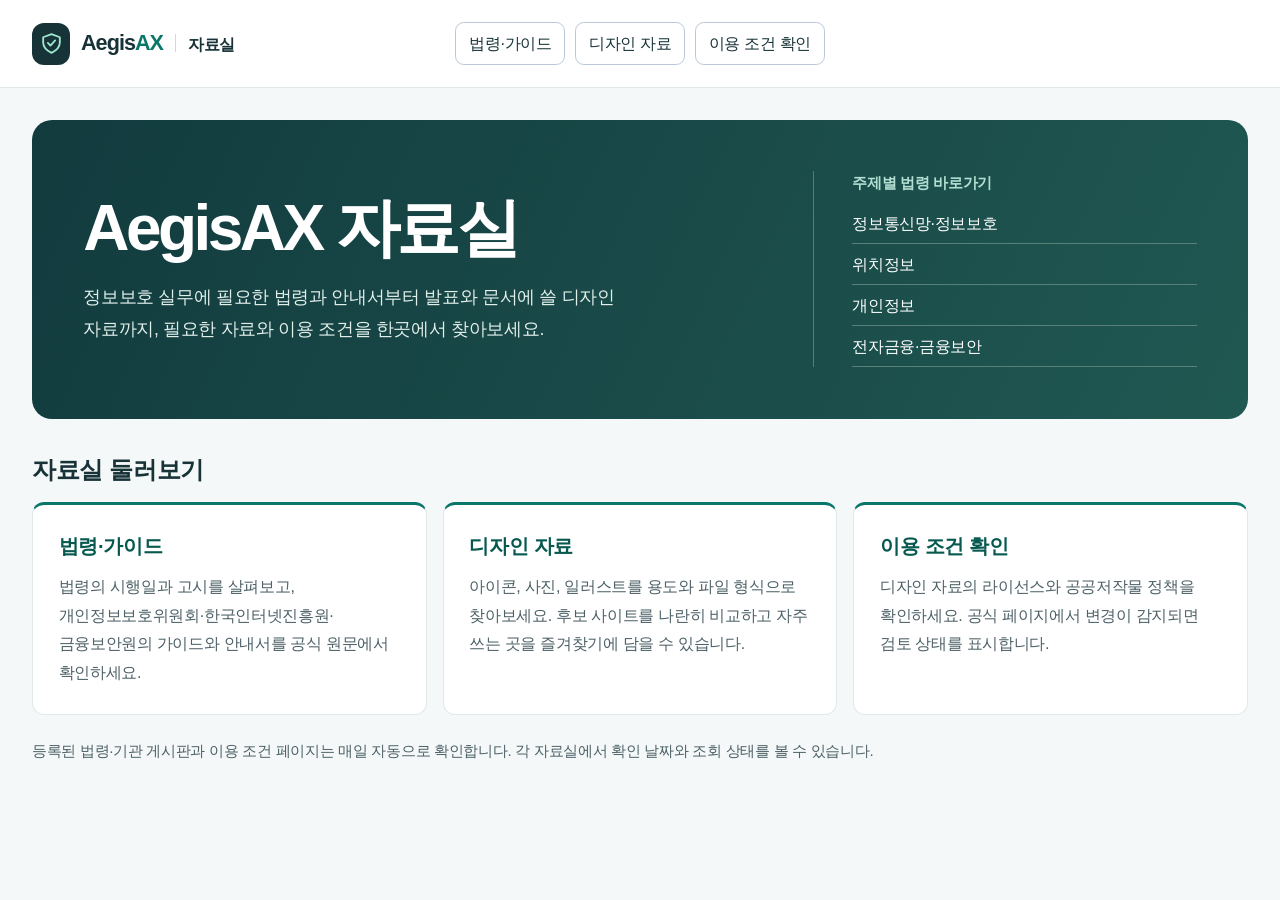
<file: index.html>
<!doctype html>
<html lang="ko">
<head>
  <meta charset="utf-8">
  <meta property="og:type" content="website">
  <meta property="og:locale" content="ko_KR">
  <meta property="og:site_name" content="AegisAX 자료실">
  <meta property="og:url" content="https://res.aegisax.com/">
  <meta property="og:title" content="AegisAX 자료실">
  <meta property="og:description" content="정보보호 법령과 기관 가이드, 디자인 자료 및 이용 조건을 한곳에서 찾아보세요.">
  <meta property="og:image" content="https://res.aegisax.com/share/home-v1.png?v=2">
  <meta property="og:image:type" content="image/png">
  <meta property="og:image:width" content="1200">
  <meta property="og:image:height" content="630">
  <meta property="og:image:alt" content="AegisAX 자료실 공유 카드">
  <meta name="twitter:card" content="summary_large_image">
  <meta name="twitter:image" content="https://res.aegisax.com/share/home-v1.png?v=2">
  <meta name="viewport" content="width=device-width, initial-scale=1">
  <title>AegisAX 자료실 · 법령, 디자인 자료와 이용 조건</title>
  <meta name="description" content="정보보호 관련 법령과 기관 안내서, 디자인 자료와 이용 조건을 한곳에서 찾아보세요.">
  <link rel="icon" href="favicon.svg">
  <link rel="stylesheet" href="styles.css">
  <link rel="stylesheet" href="compliance.css?v=2">
  <link rel="stylesheet" href="home.css">
  <script>
    if (["#guide", "#resources"].includes(location.hash)) {
      location.replace("design.html" + location.search + location.hash);
    }
  </script>
</head>
<body>
  <a class="skip-link" href="#intro">본문으로 건너뛰기</a>
  <header class="topbar">
    <a class="brand" href="./" aria-label="AegisAX 자료실 홈">
      <span class="brand-mark" aria-hidden="true"><svg viewBox="0 0 24 24"><path d="m12 3 8 3v5c0 5-4 8-8 10-4-2-8-5-8-10V6z"/><path d="m8.5 11.5 2.5 2.5 4.5-5"/></svg></span>
      <span>Aegis<span class="brand-accent">AX</span><span class="brand-divider"></span><span class="brand-sub">자료실</span></span>
    </a>
    <nav class="portal-nav" aria-label="자료실 메뉴">
      <a href="compliance.html">법령·가이드</a>
      <a href="design.html">디자인 자료</a>
      <a href="licenses.html">이용 조건 확인</a>
    </nav>
  </header>
  <main id="intro" class="page-shell home">
    <section class="home-intro" aria-labelledby="home-title">
      <div>
        <h1 id="home-title">AegisAX 자료실</h1>
        <p>정보보호 실무에 필요한 법령과 안내서부터 발표와 문서에 쓸 디자인 자료까지, 필요한 자료와 이용 조건을 한곳에서 찾아보세요.</p>
      </div>
      <section class="home-topics" aria-labelledby="topics-title">
        <h2 id="topics-title">주제별 법령 바로가기</h2>
        <a href="compliance.html#network">정보통신망·정보보호</a>
        <a href="compliance.html#location">위치정보</a>
        <a href="compliance.html#privacy">개인정보</a>
        <a href="compliance.html#finance">전자금융·금융보안</a>
      </section>
    </section>
    <section aria-labelledby="directory-title">
      <h2 id="directory-title">자료실 둘러보기</h2>
      <div class="home-directory">
        <a href="compliance.html">
          <h3>법령·가이드</h3>
          <p>법령의 시행일과 고시를 살펴보고, 개인정보보호위원회·한국인터넷진흥원·금융보안원의 가이드와 안내서를 공식 원문에서 확인하세요.</p>
        </a>
        <a href="design.html">
          <h3>디자인 자료</h3>
          <p>아이콘, 사진, 일러스트를 용도와 파일 형식으로 찾아보세요. 후보 사이트를 나란히 비교하고 자주 쓰는 곳을 즐겨찾기에 담을 수 있습니다.</p>
        </a>
        <a href="licenses.html">
          <h3>이용 조건 확인</h3>
          <p>디자인 자료의 라이선스와 공공저작물 정책을 확인하세요. 공식 페이지에서 변경이 감지되면 검토 상태를 표시합니다.</p>
        </a>
      </div>
    </section>
    <p class="home-update">등록된 법령·기관 게시판과 이용 조건 페이지는 매일 자동으로 확인합니다. 각 자료실에서 확인 날짜와 조회 상태를 볼 수 있습니다.</p>
  </main>
</body>
</html>
</file>
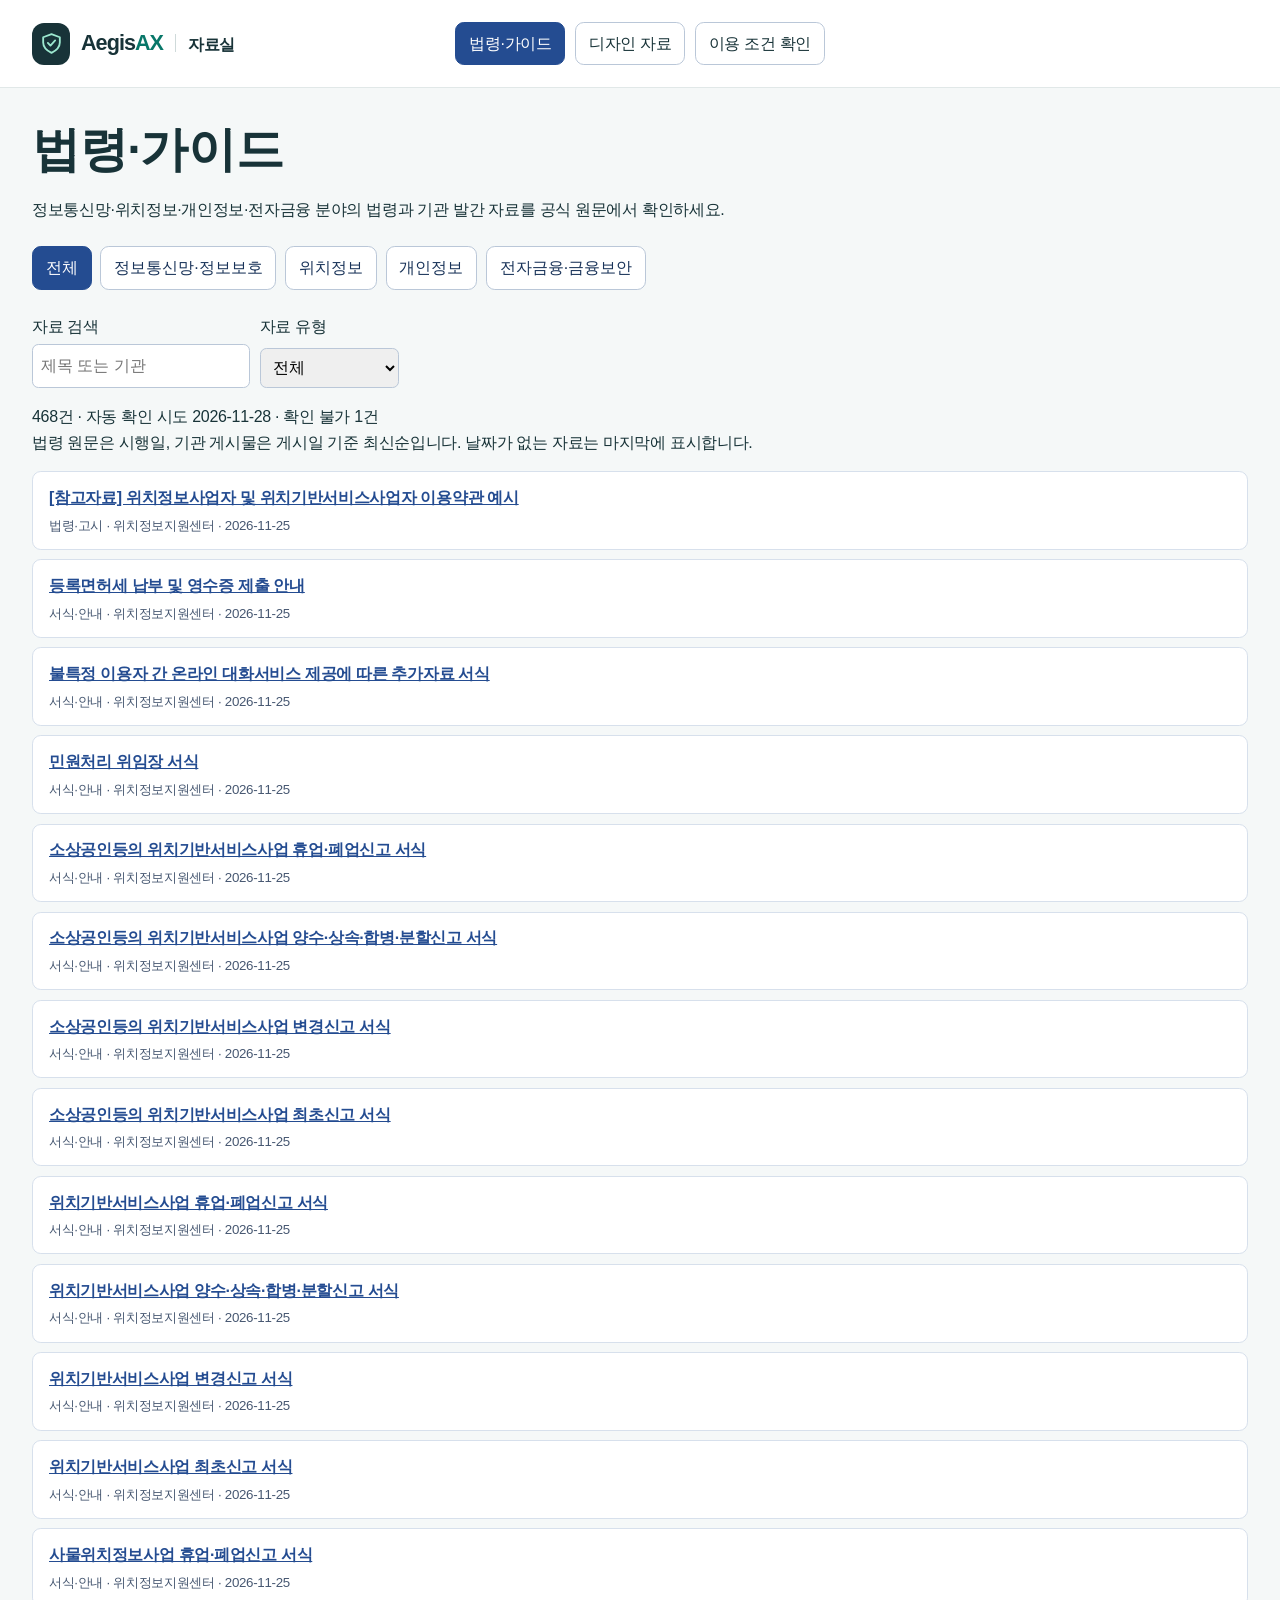
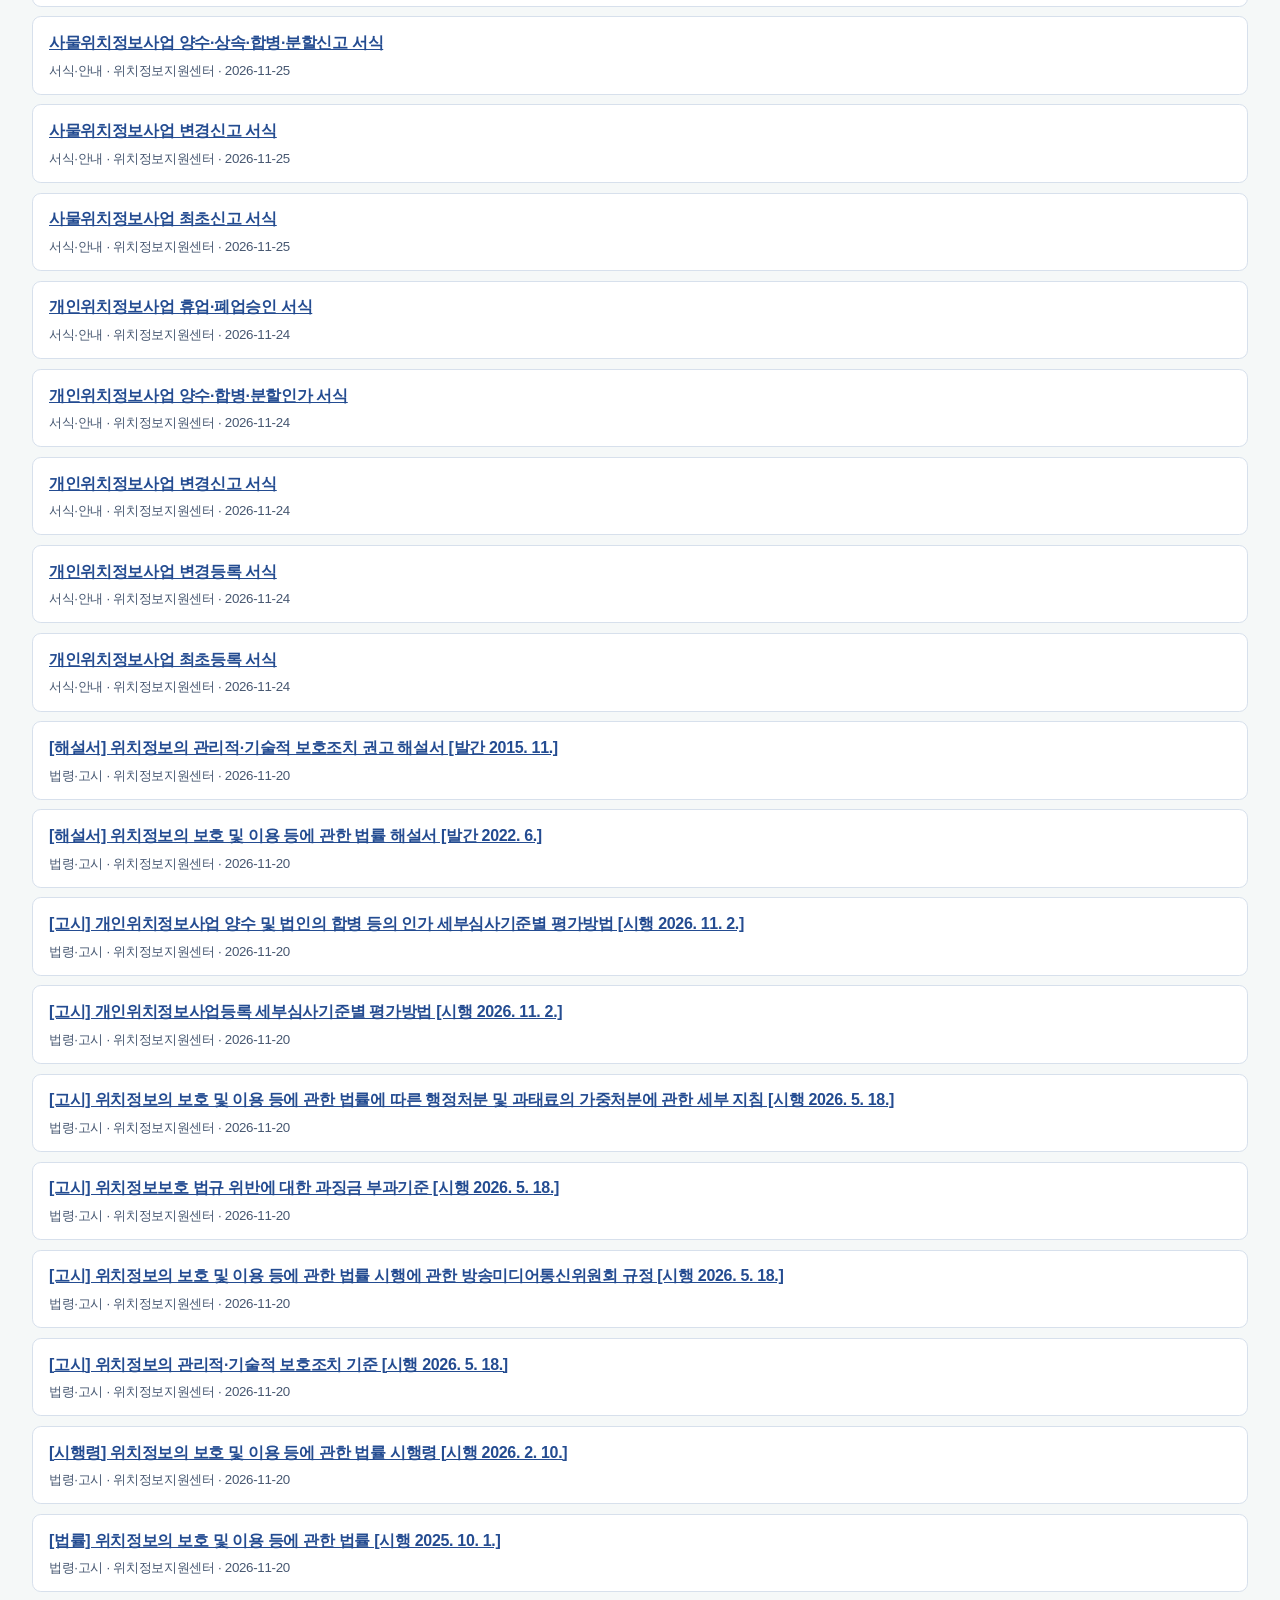
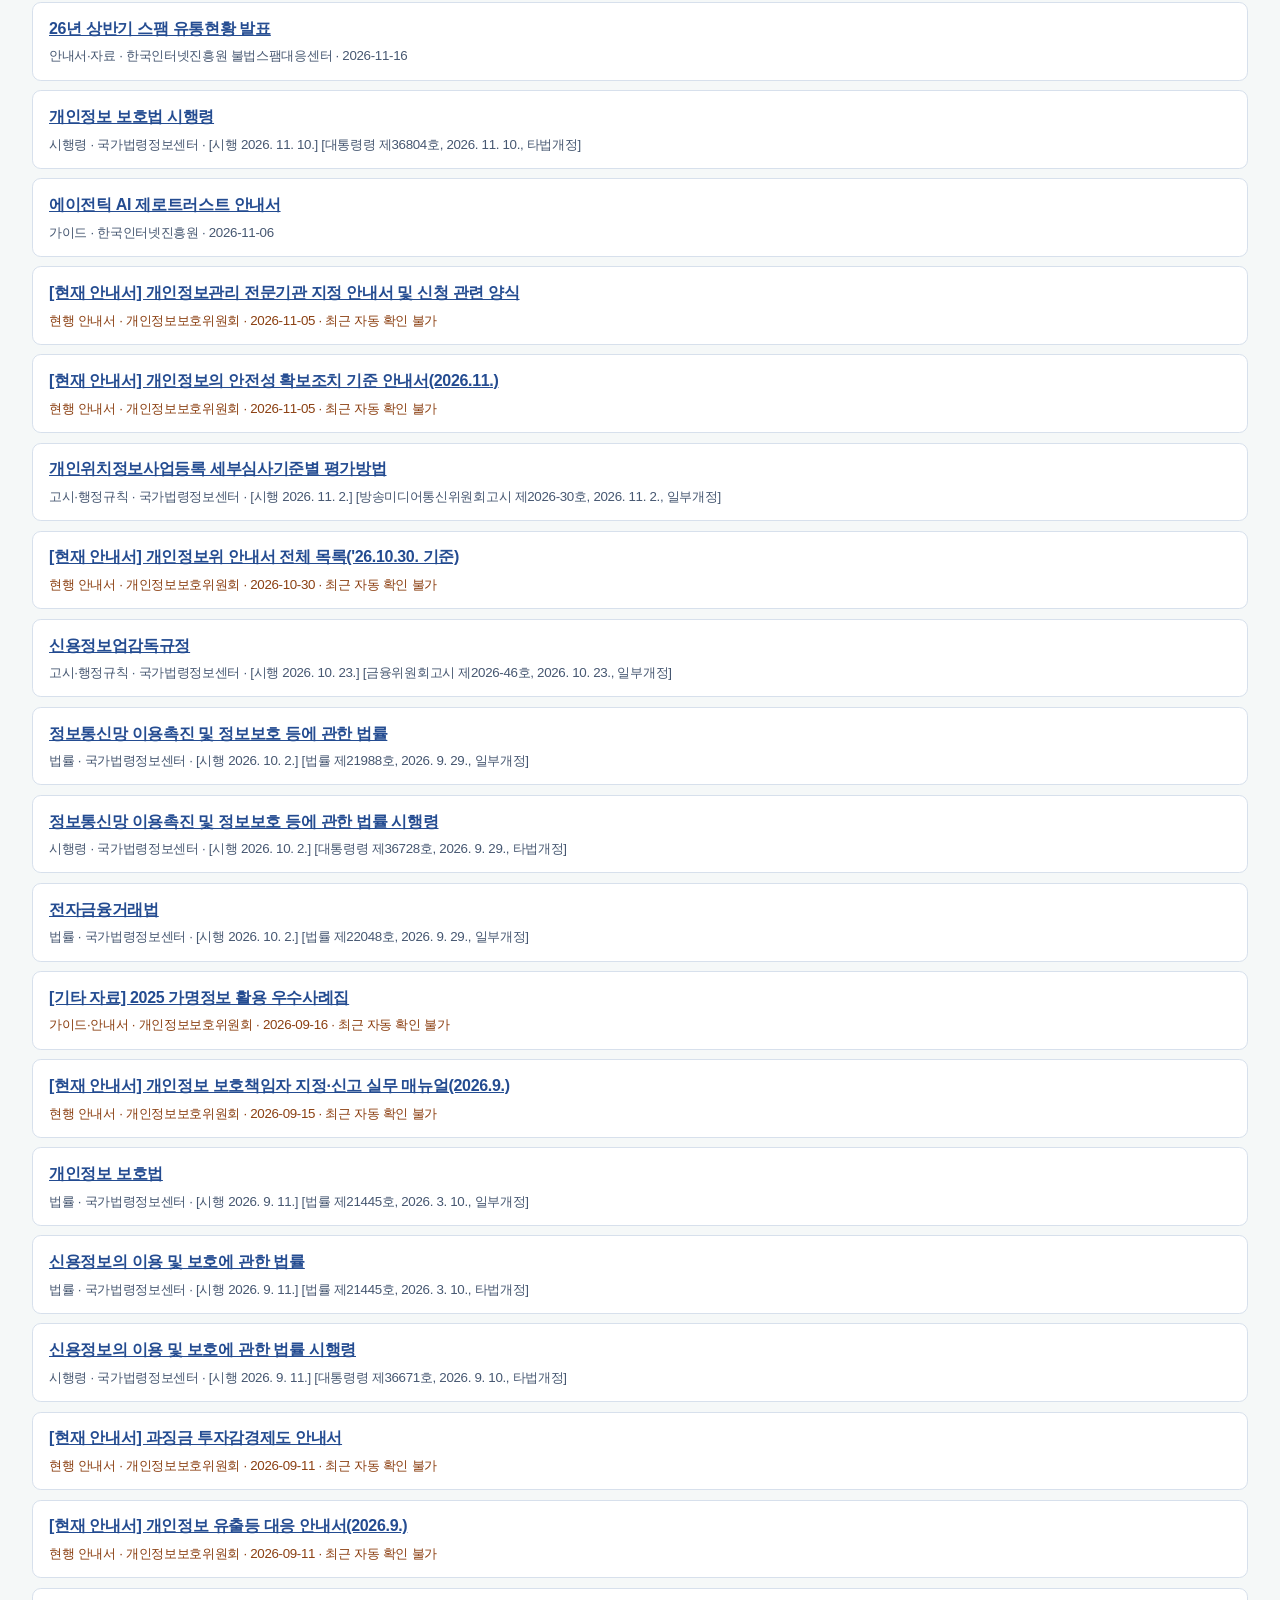
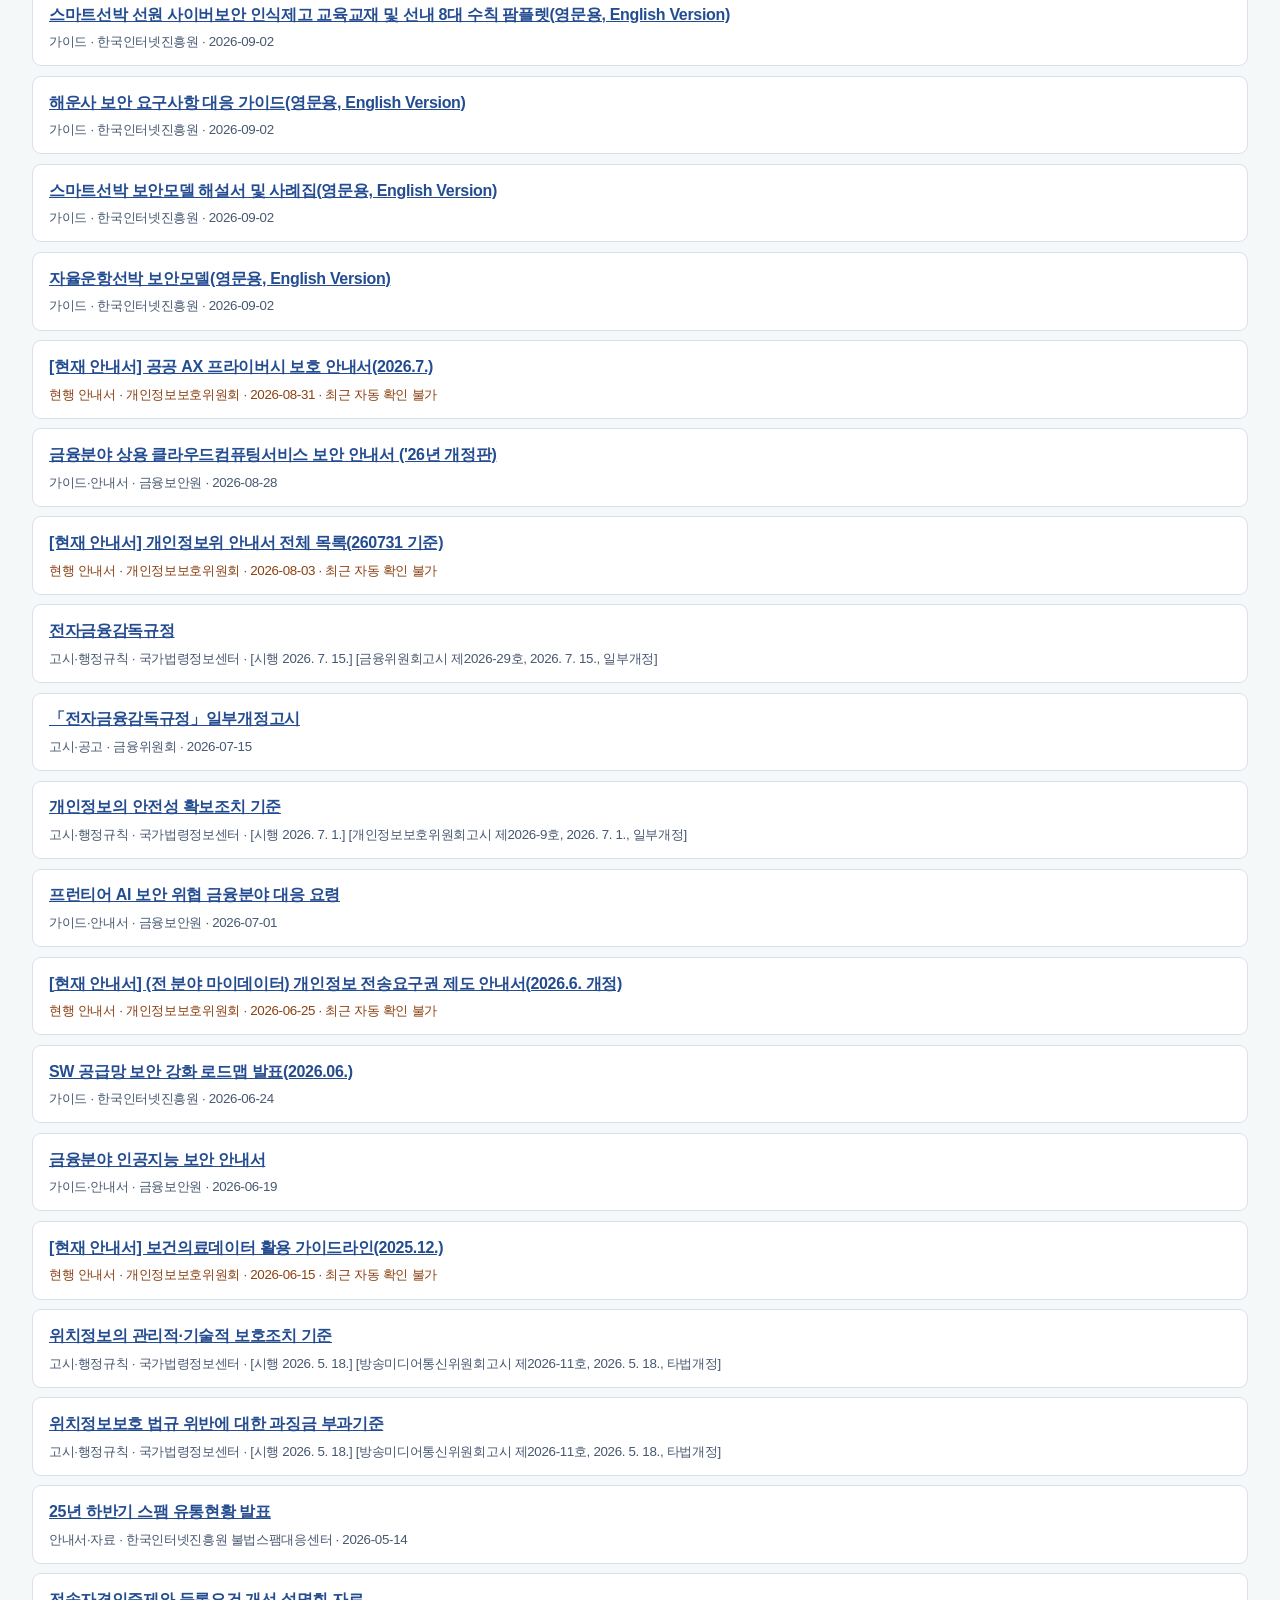
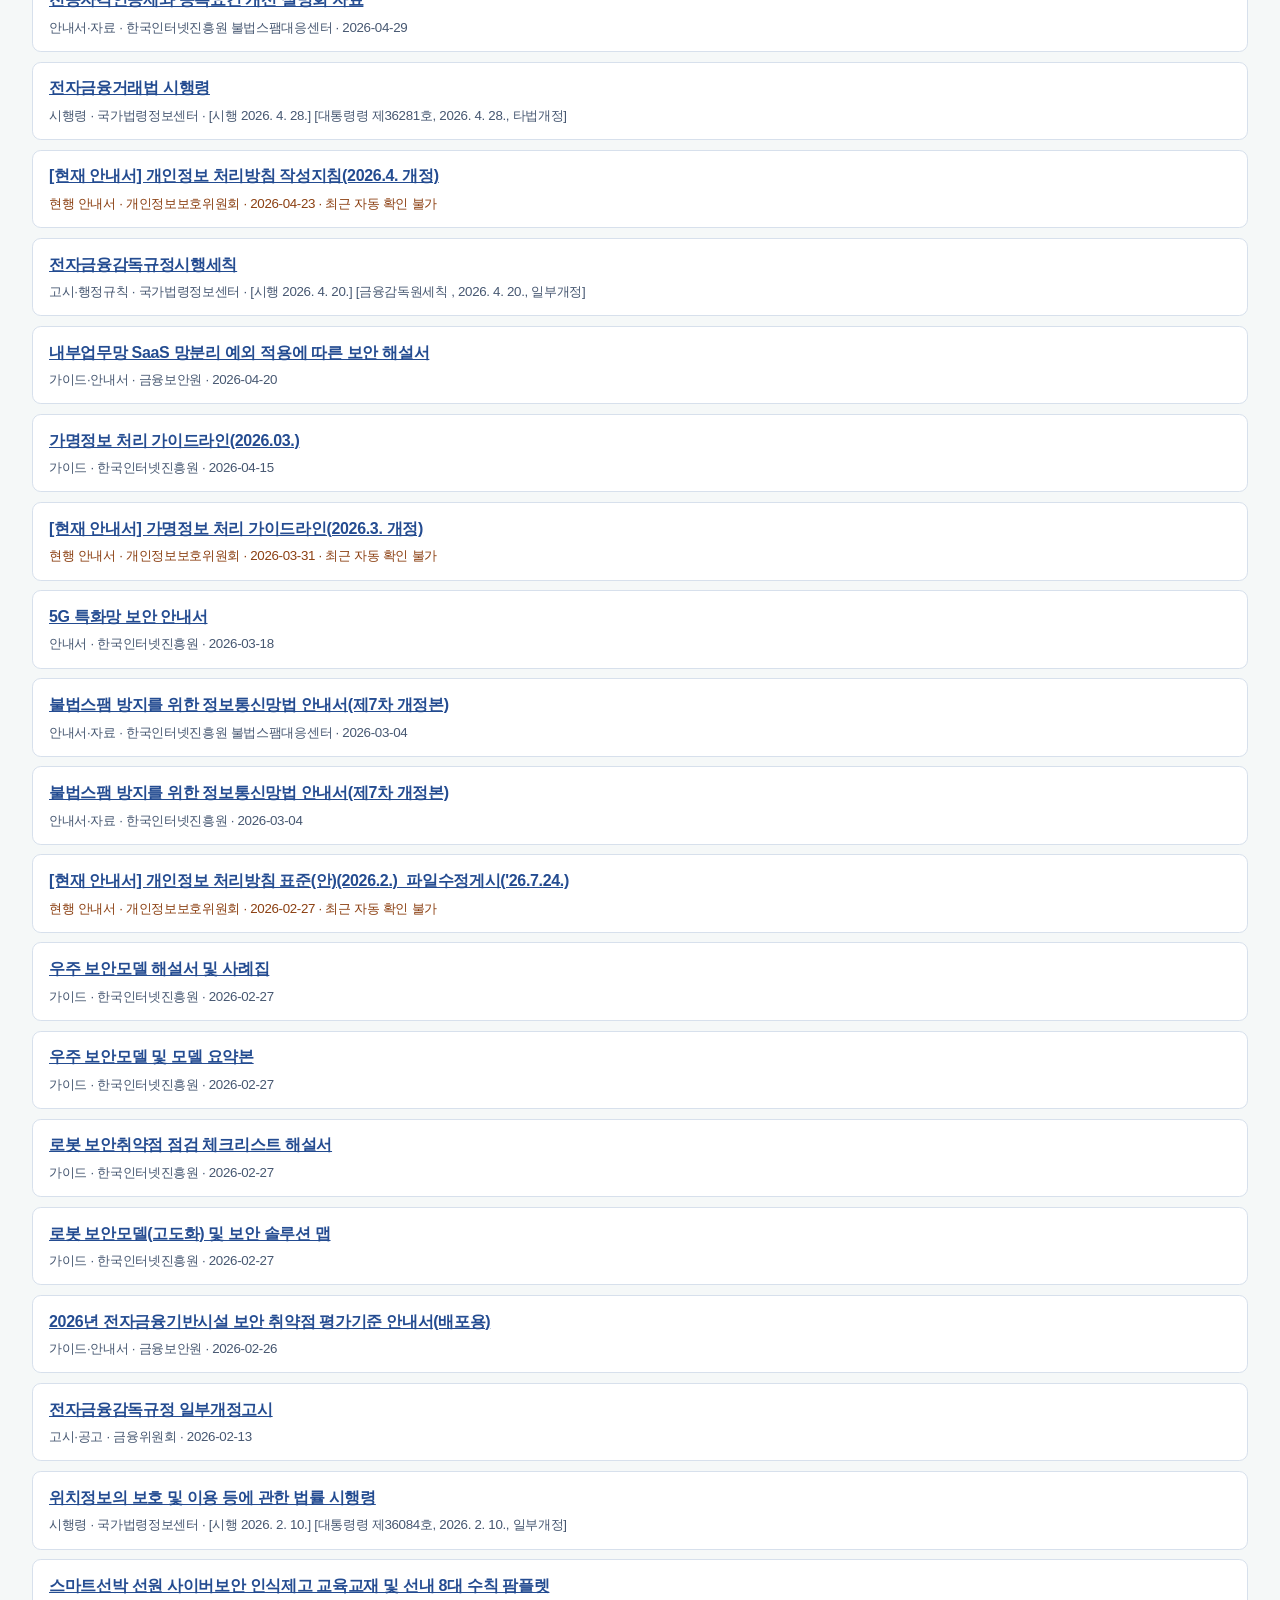
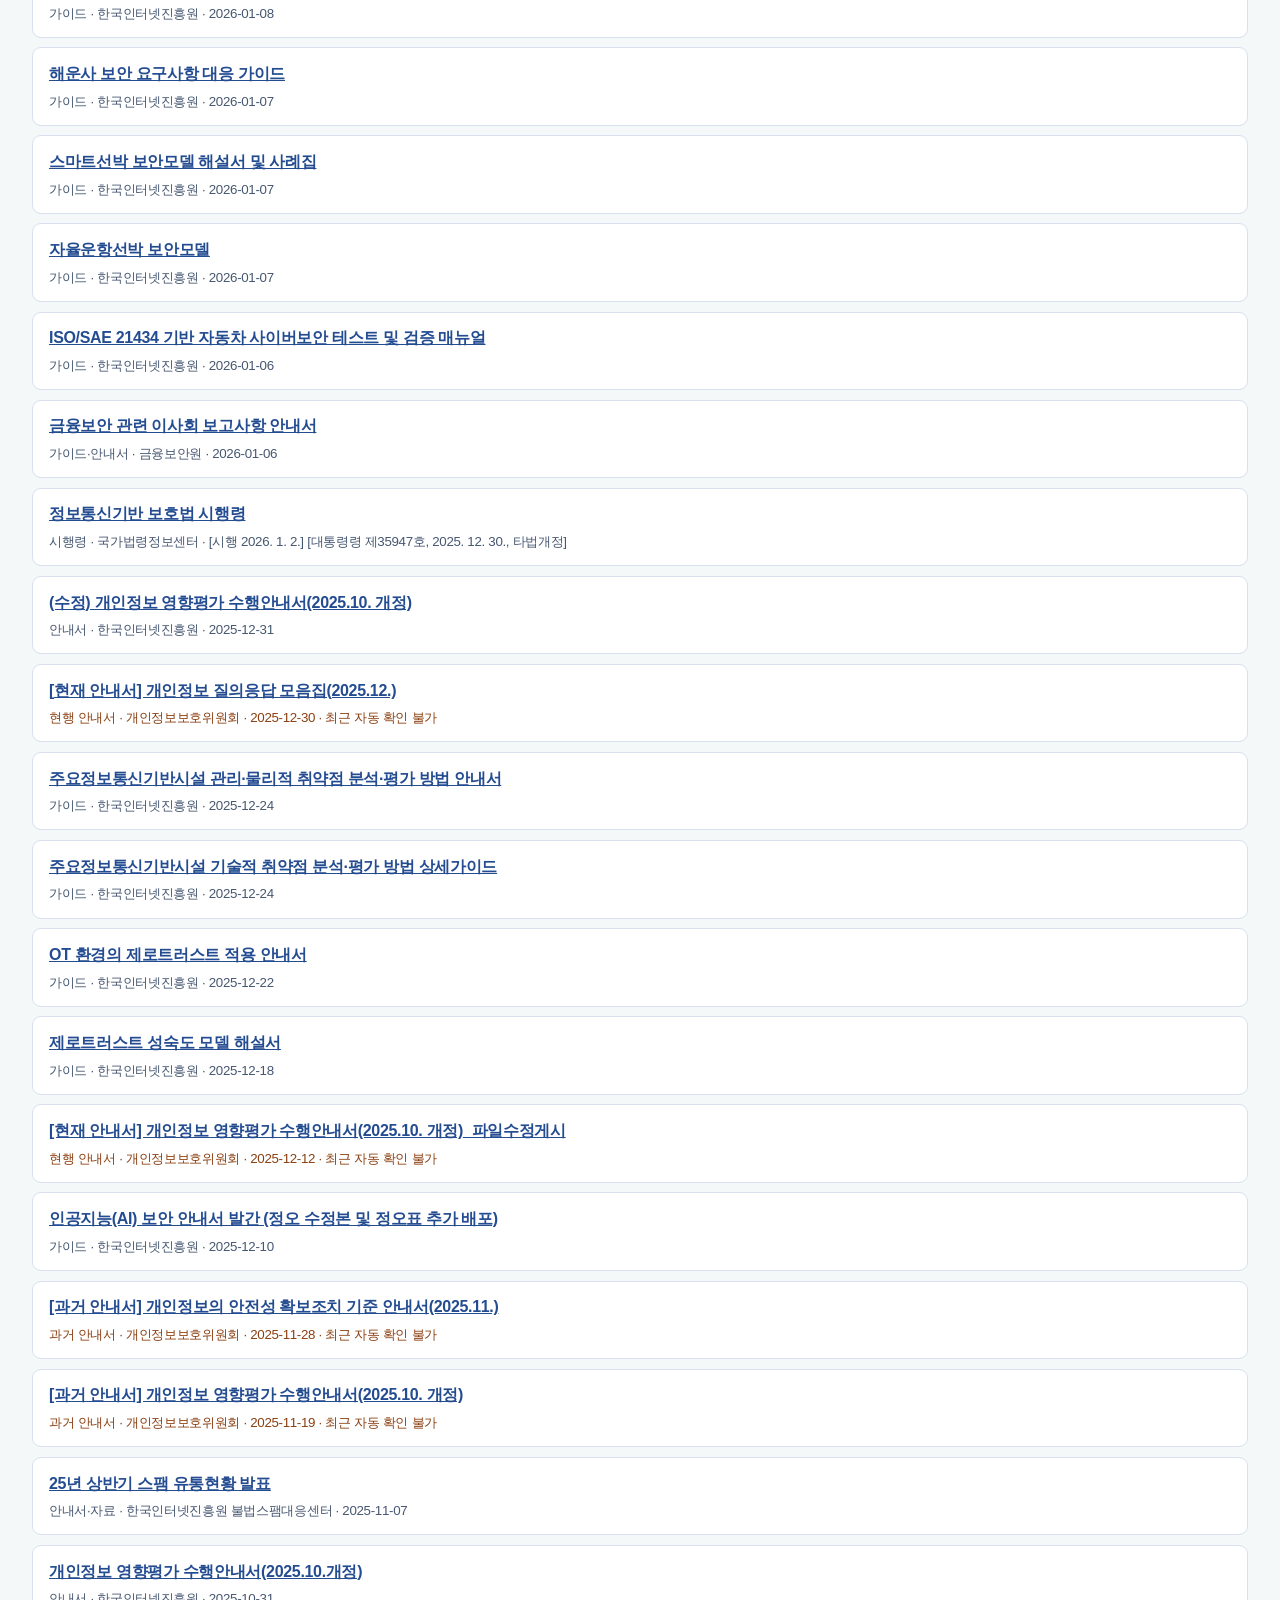
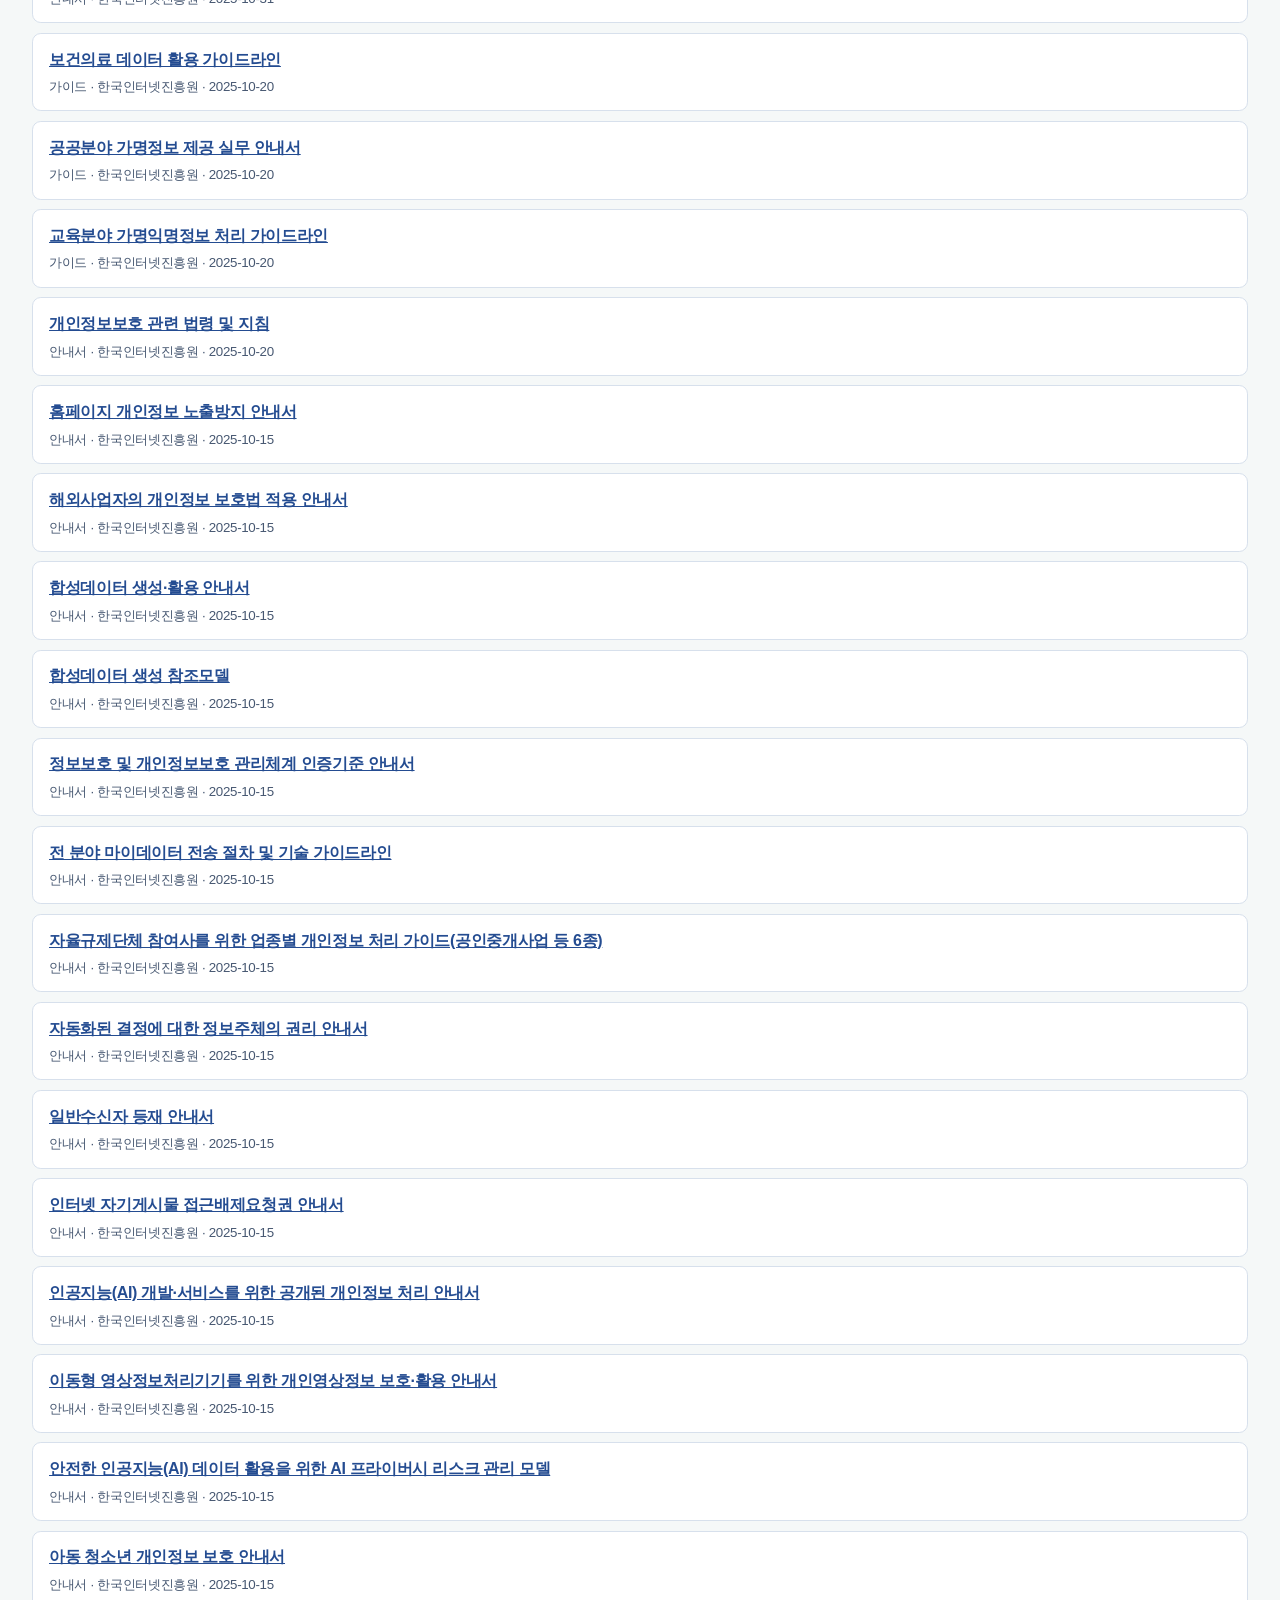
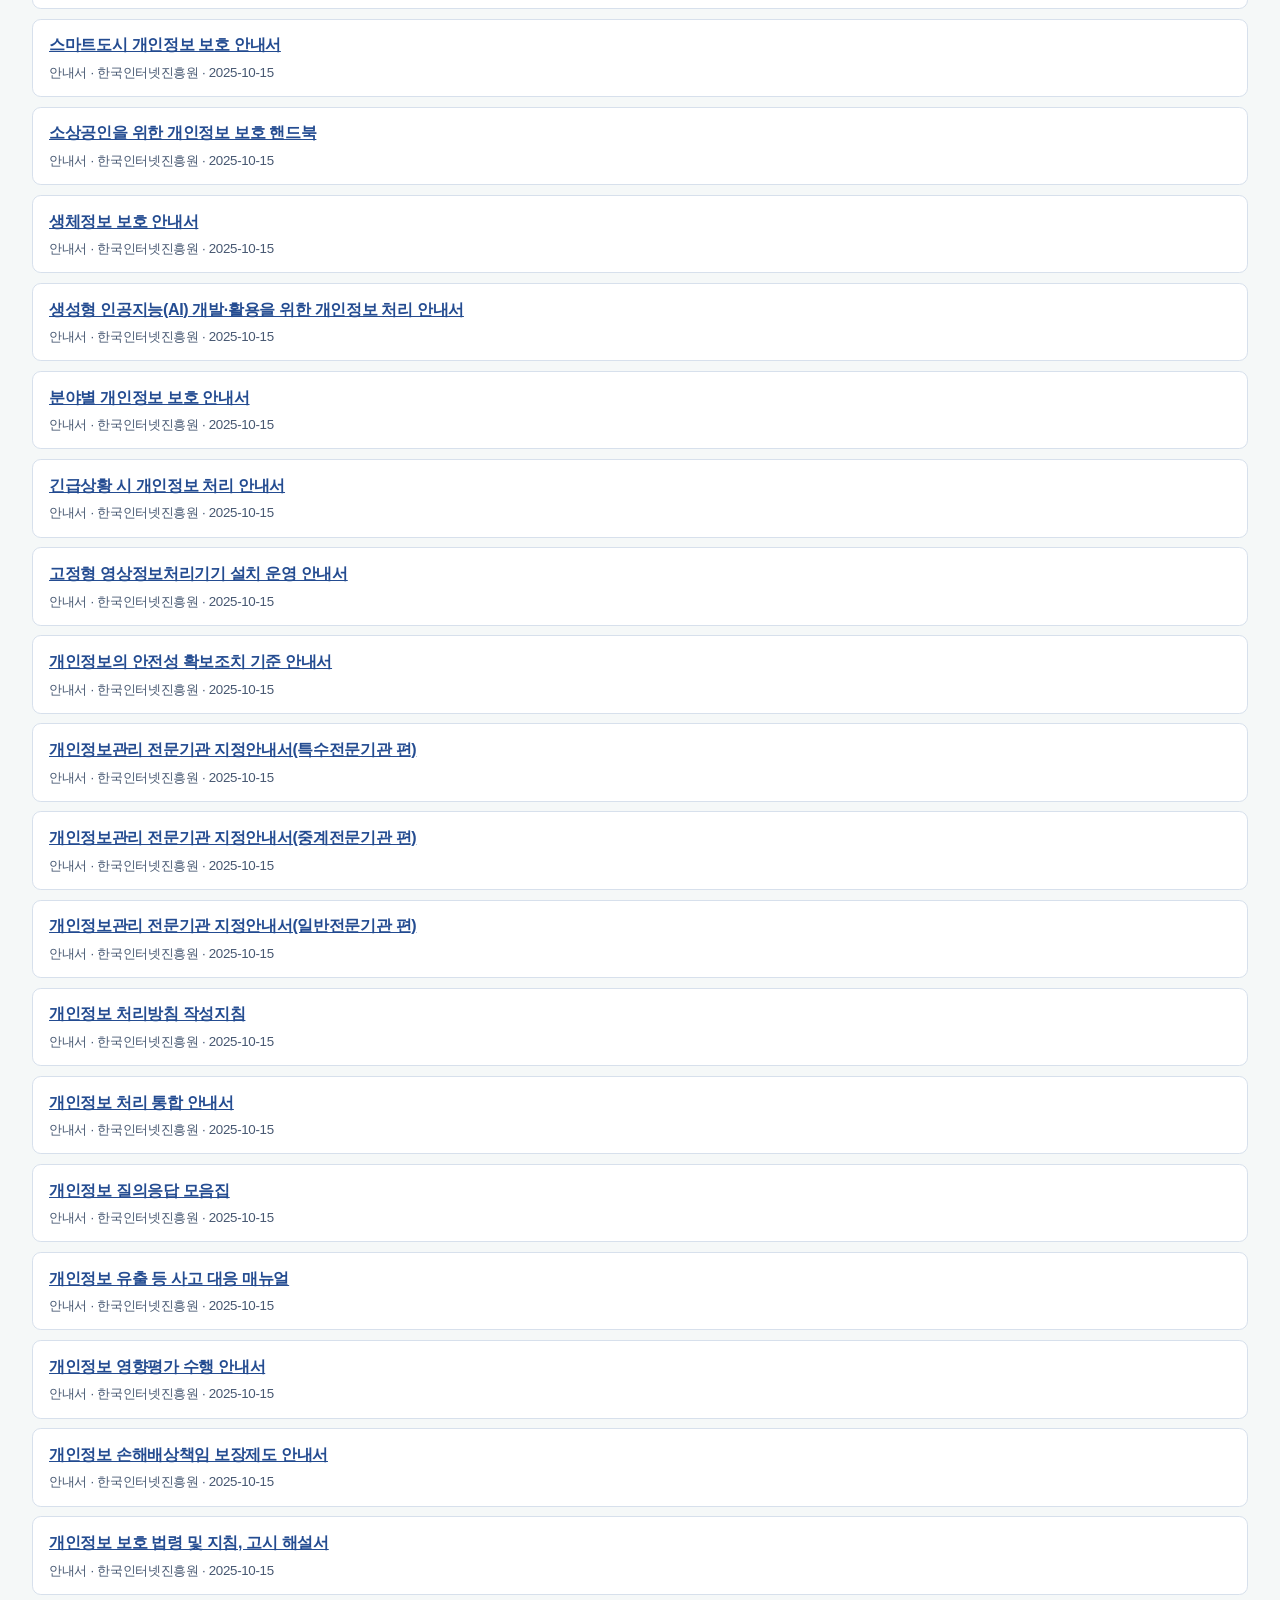
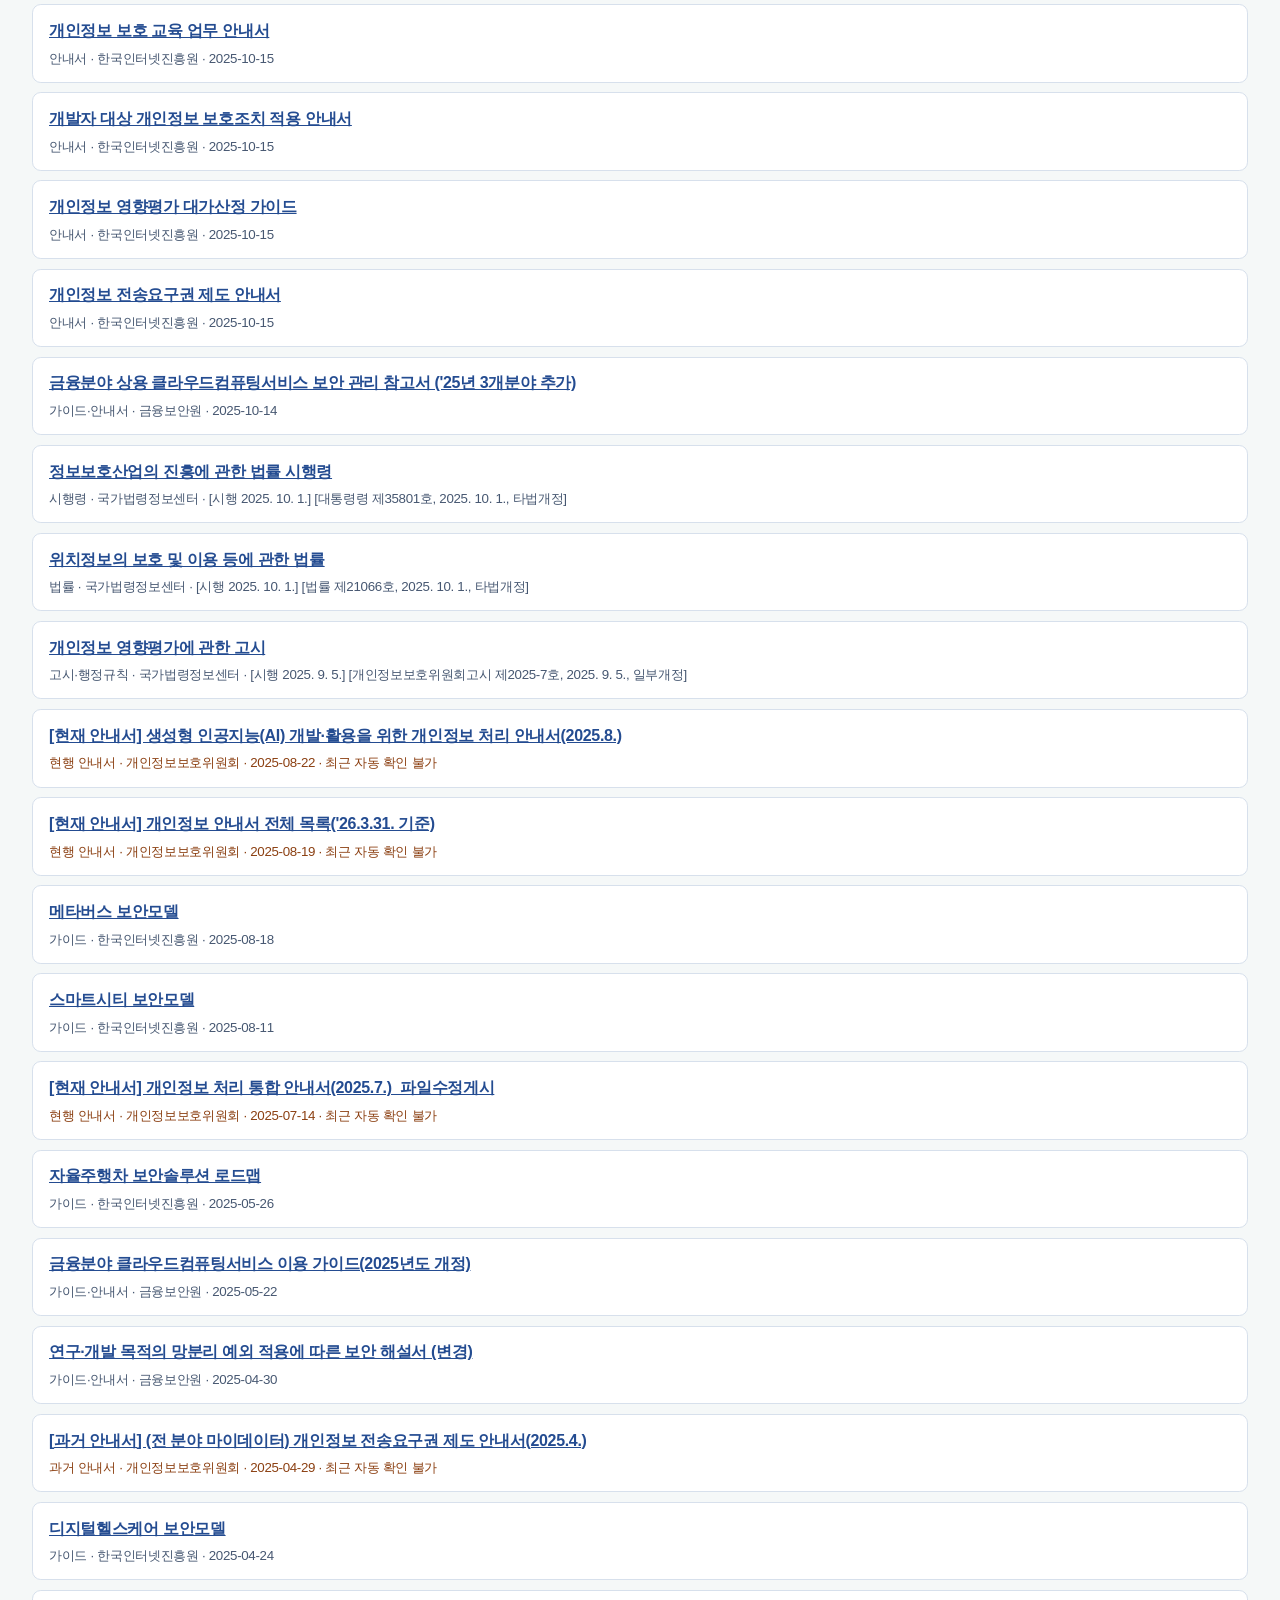
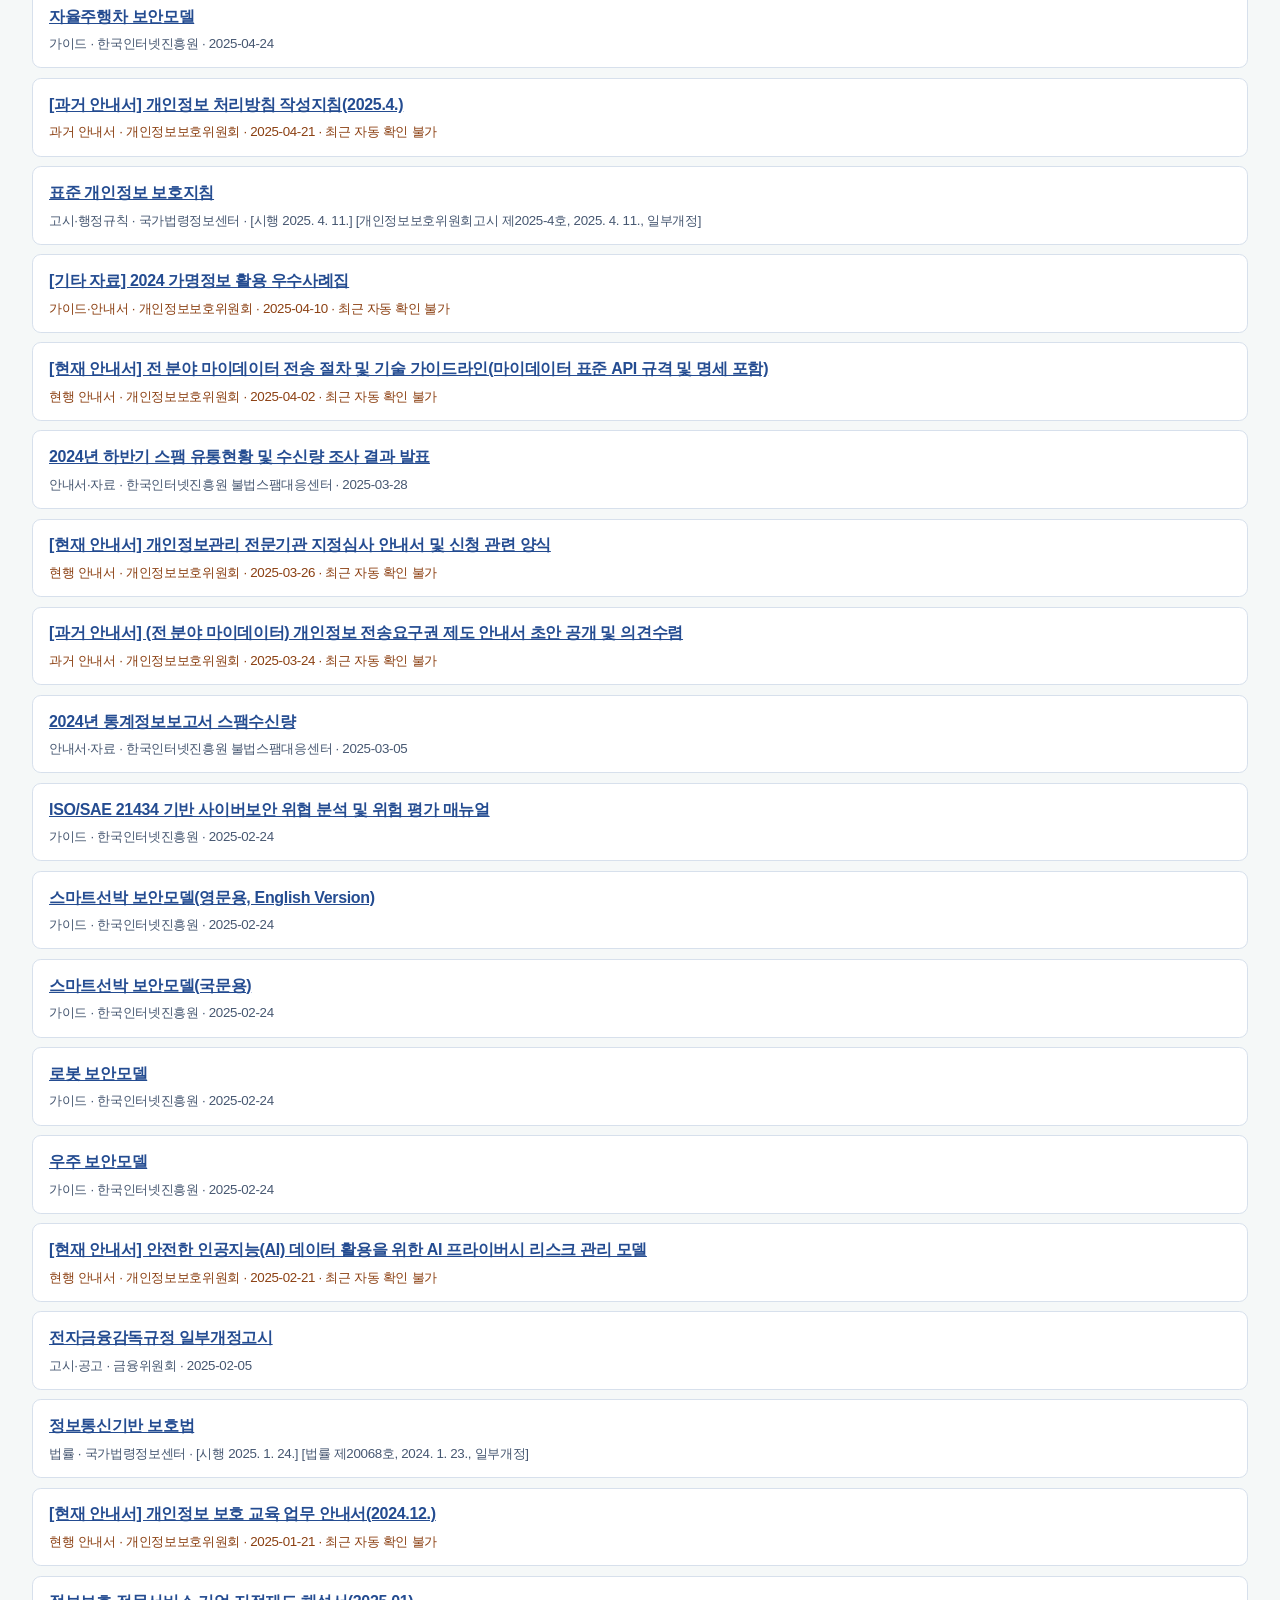
<file: compliance.html>
<!doctype html>
<html lang="ko">
<head>
  <meta charset="utf-8">
  <meta property="og:type" content="website">
  <meta property="og:locale" content="ko_KR">
  <meta property="og:site_name" content="AegisAX 자료실">
  <meta property="og:url" content="https://res.aegisax.com/compliance.html">
  <meta property="og:title" content="법령·가이드 | AegisAX 자료실">
  <meta property="og:description" content="정보통신망·위치정보·개인정보·전자금융 분야의 법령과 기관 안내서를 주제별로 찾아보세요.">
  <meta property="og:image" content="https://res.aegisax.com/share/compliance-v1.png?v=2">
  <meta property="og:image:type" content="image/png">
  <meta property="og:image:width" content="1200">
  <meta property="og:image:height" content="630">
  <meta property="og:image:alt" content="법령·가이드 · AegisAX 자료실 공유 카드">
  <meta name="twitter:card" content="summary_large_image">
  <meta name="twitter:image" content="https://res.aegisax.com/share/compliance-v1.png?v=2">
  <meta name="viewport" content="width=device-width, initial-scale=1">
  <title>법령·가이드 | AegisAX 자료실</title>
  <link rel="icon" href="favicon.svg">
  <link rel="stylesheet" href="styles.css">
  <link rel="stylesheet" href="compliance.css?v=2">
  <script src="compliance.js?v=kind-order" defer></script>
</head>
<body>
  <header class="topbar">
    <a class="brand" href="./" aria-label="AegisAX 자료실 홈">
      <span class="brand-mark" aria-hidden="true"><svg viewBox="0 0 24 24"><path d="m12 3 8 3v5c0 5-4 8-8 10-4-2-8-5-8-10V6z"/><path d="m8.5 11.5 2.5 2.5 4.5-5"/></svg></span>
      <span>Aegis<span class="brand-accent">AX</span><span class="brand-divider"></span><span class="brand-sub">자료실</span></span>
    </a>
    <nav class="portal-nav" aria-label="자료실 메뉴">
      <a href="compliance.html" aria-current="page">법령·가이드</a>
      <a href="design.html">디자인 자료</a>
      <a href="licenses.html">이용 조건 확인</a>
    </nav>
  </header>
  <main class="page-shell catalog">
    <h1>법령·가이드</h1>
    <p>정보통신망·위치정보·개인정보·전자금융 분야의 법령과 기관 발간 자료를 공식 원문에서 확인하세요.</p>
    <nav id="catalogMenu" class="catalog-menu" aria-label="주제별 자료"></nav>
    <div class="catalog-controls">
      <label>자료 검색 <input type="search" id="catalogQuery" placeholder="제목 또는 기관"></label>
      <label>자료 유형 <select id="catalogType"></select></label>
    </div>
    <p id="catalogStatus" role="status">자료 목록을 불러오는 중입니다.</p>
    <p id="catalogNotice"></p>
    <ul id="catalogList" class="catalog-list"></ul>
    <noscript>목록을 보려면 JavaScript를 켜주세요.</noscript>
  </main>
</body>
</html>
</file>
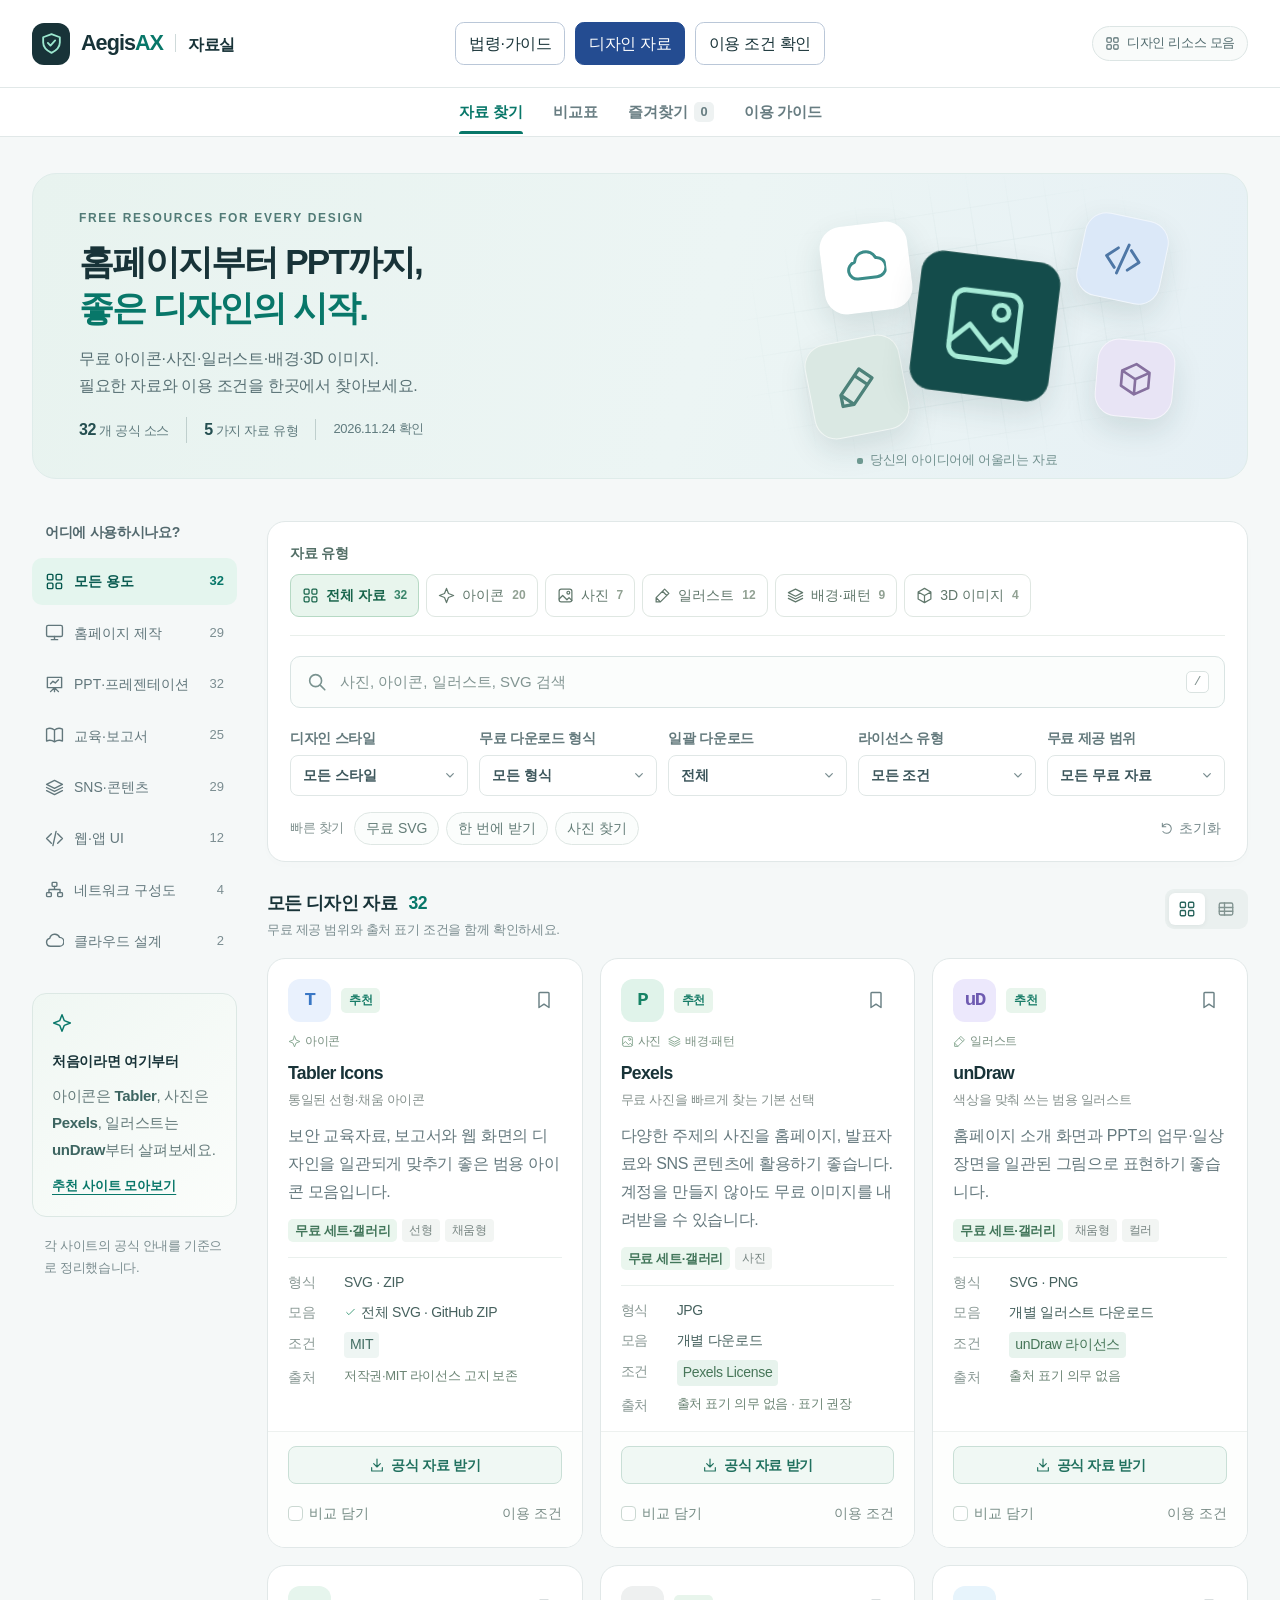
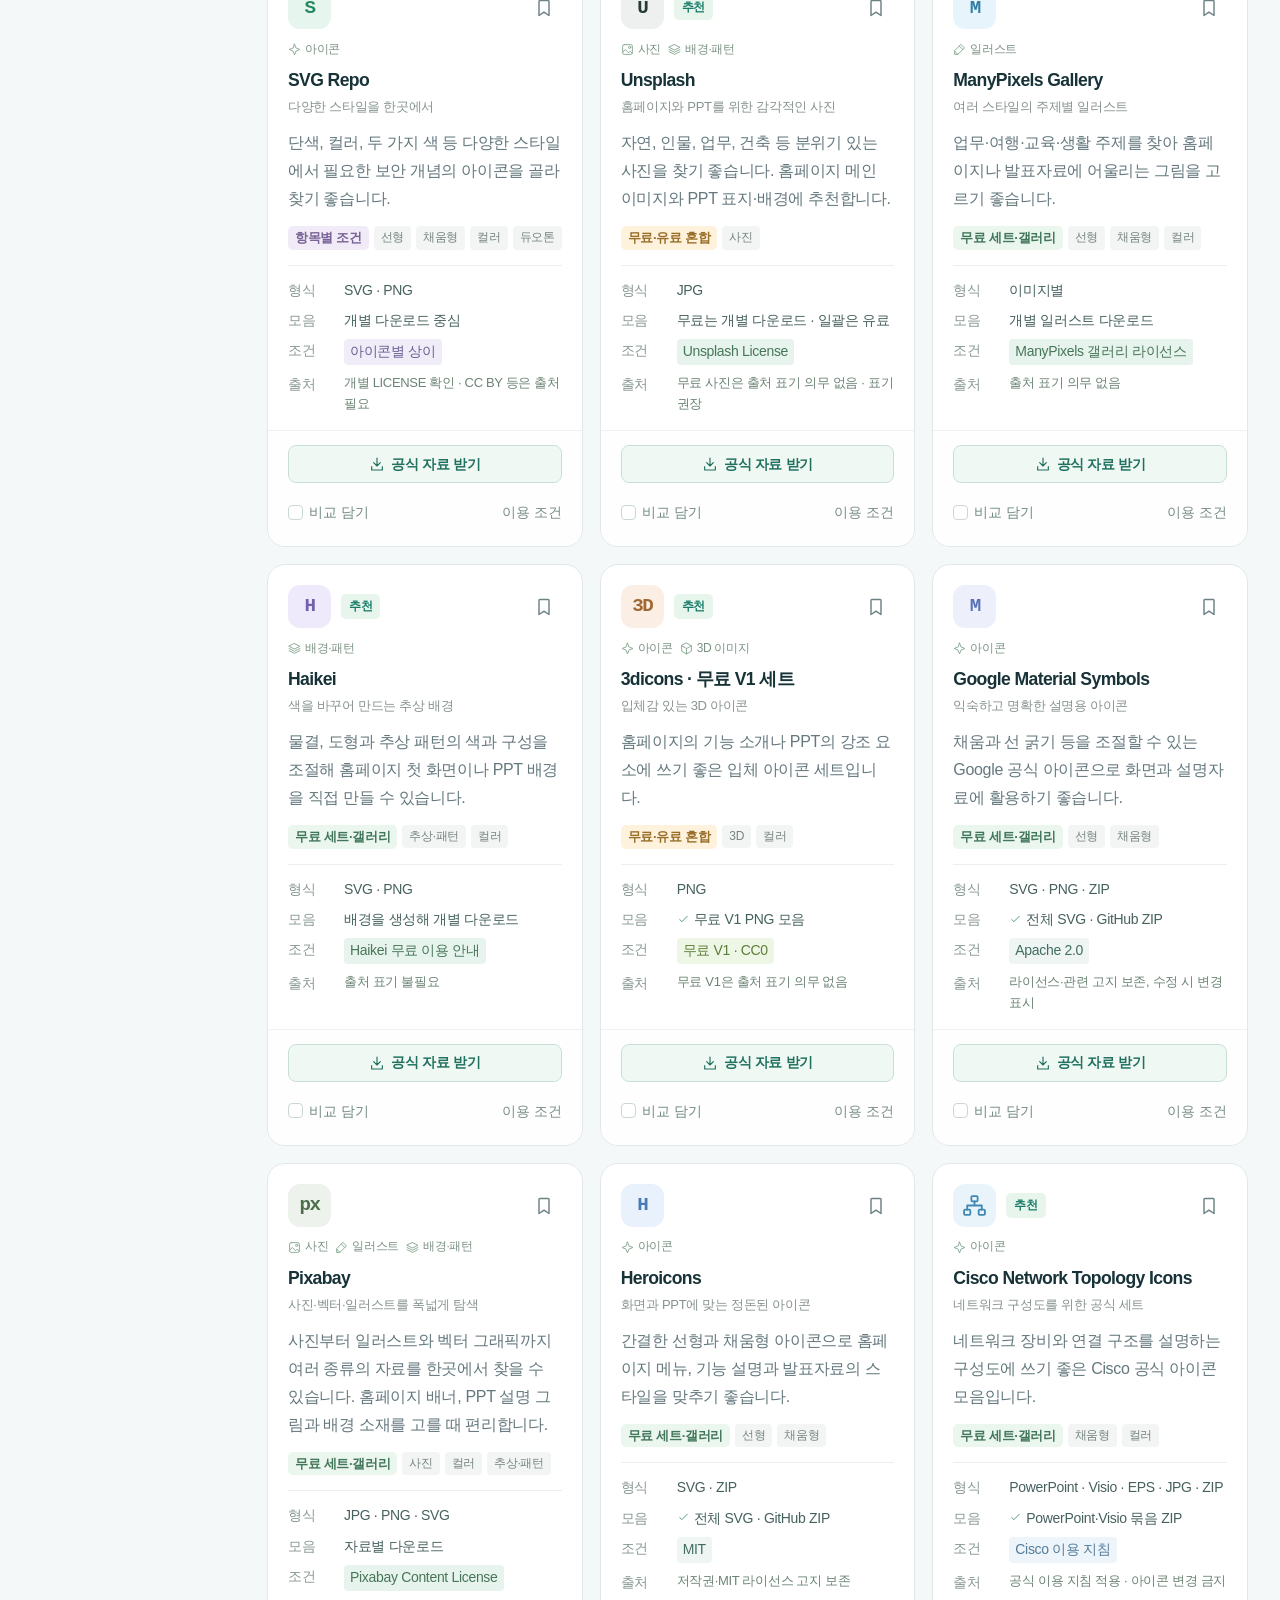
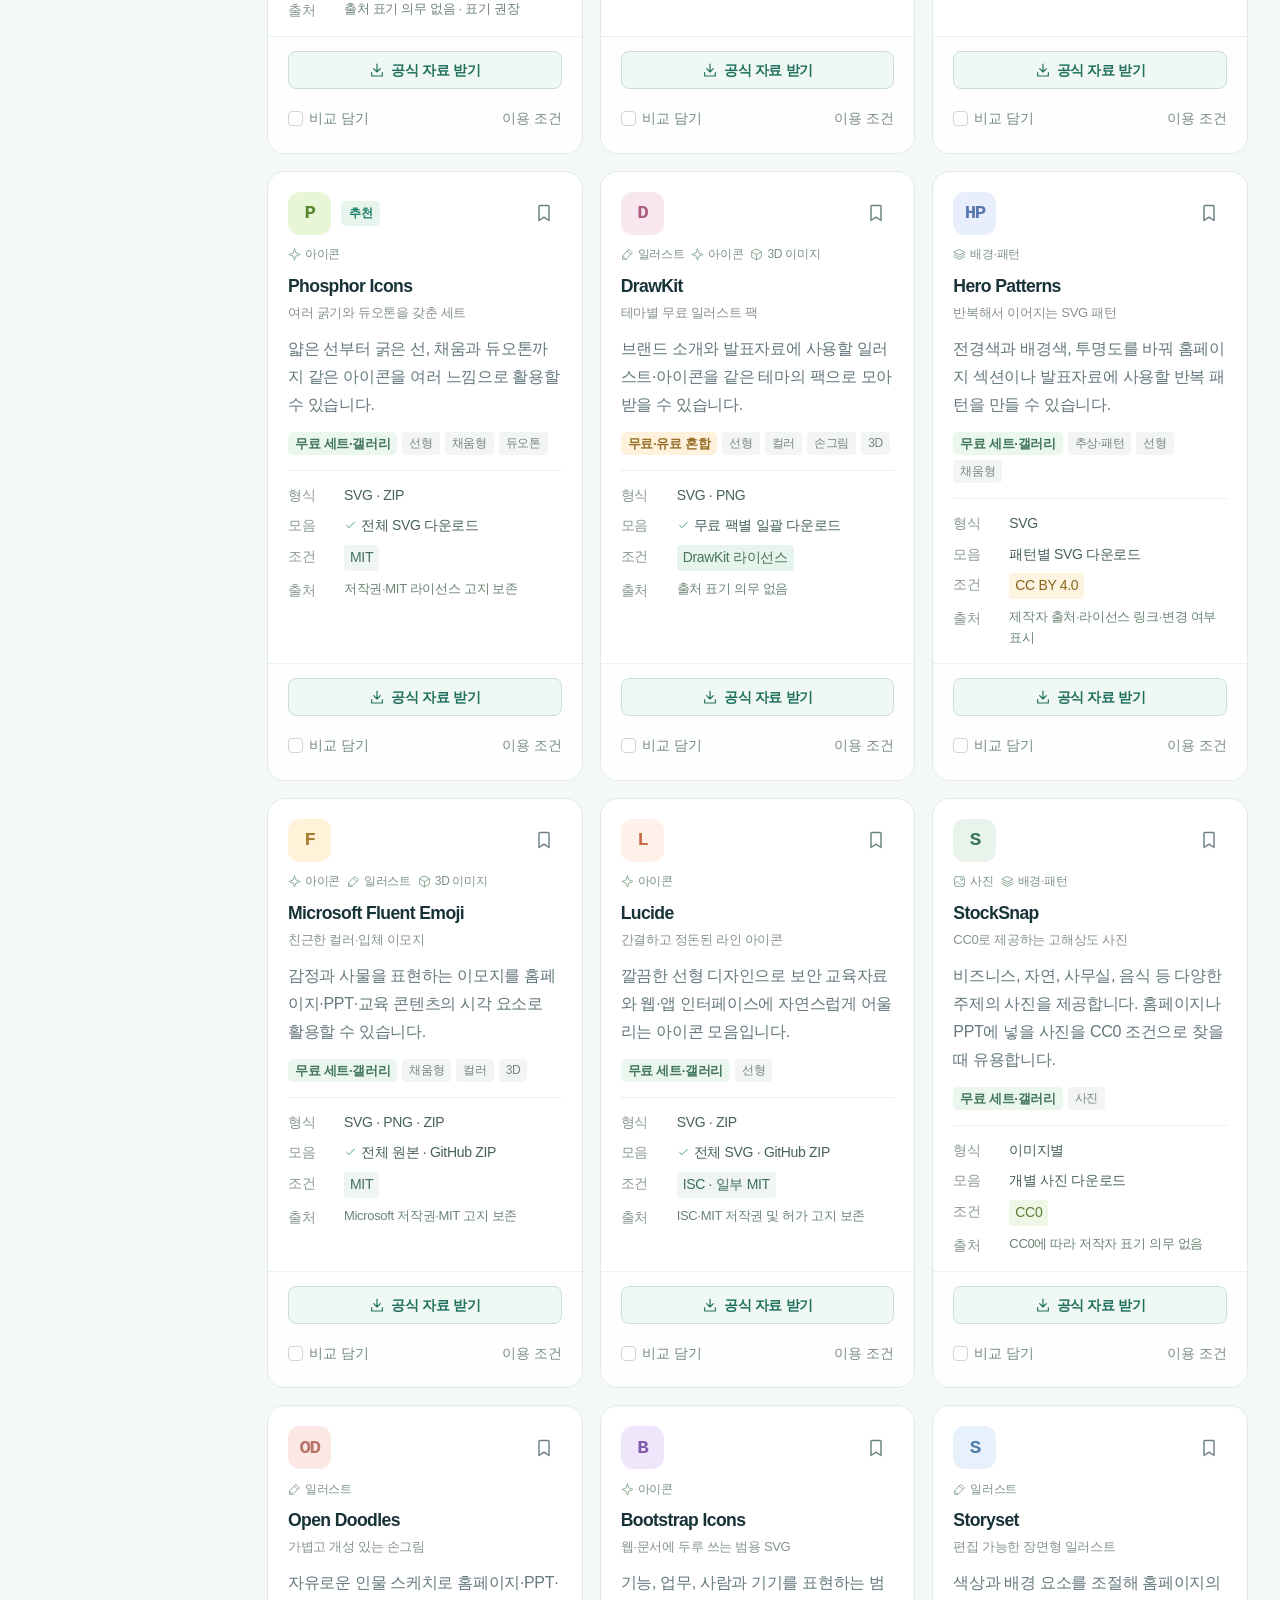
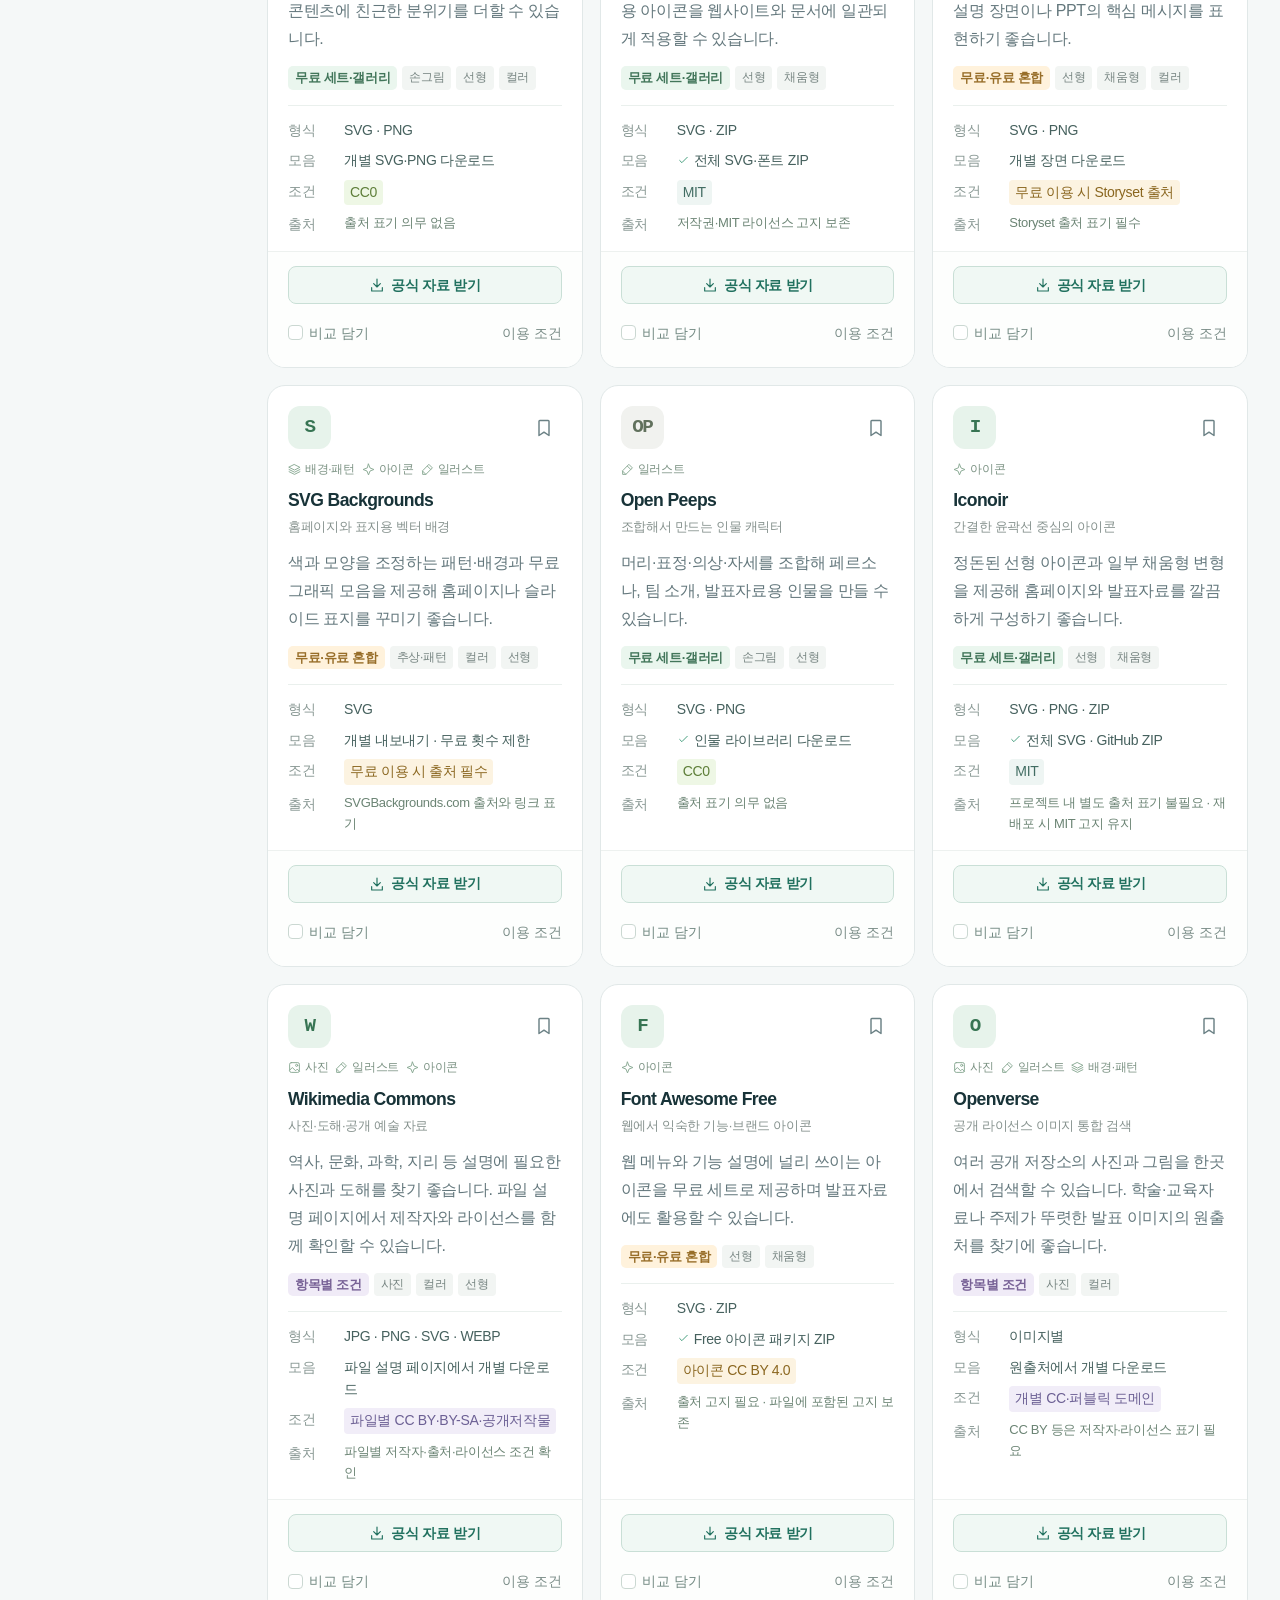
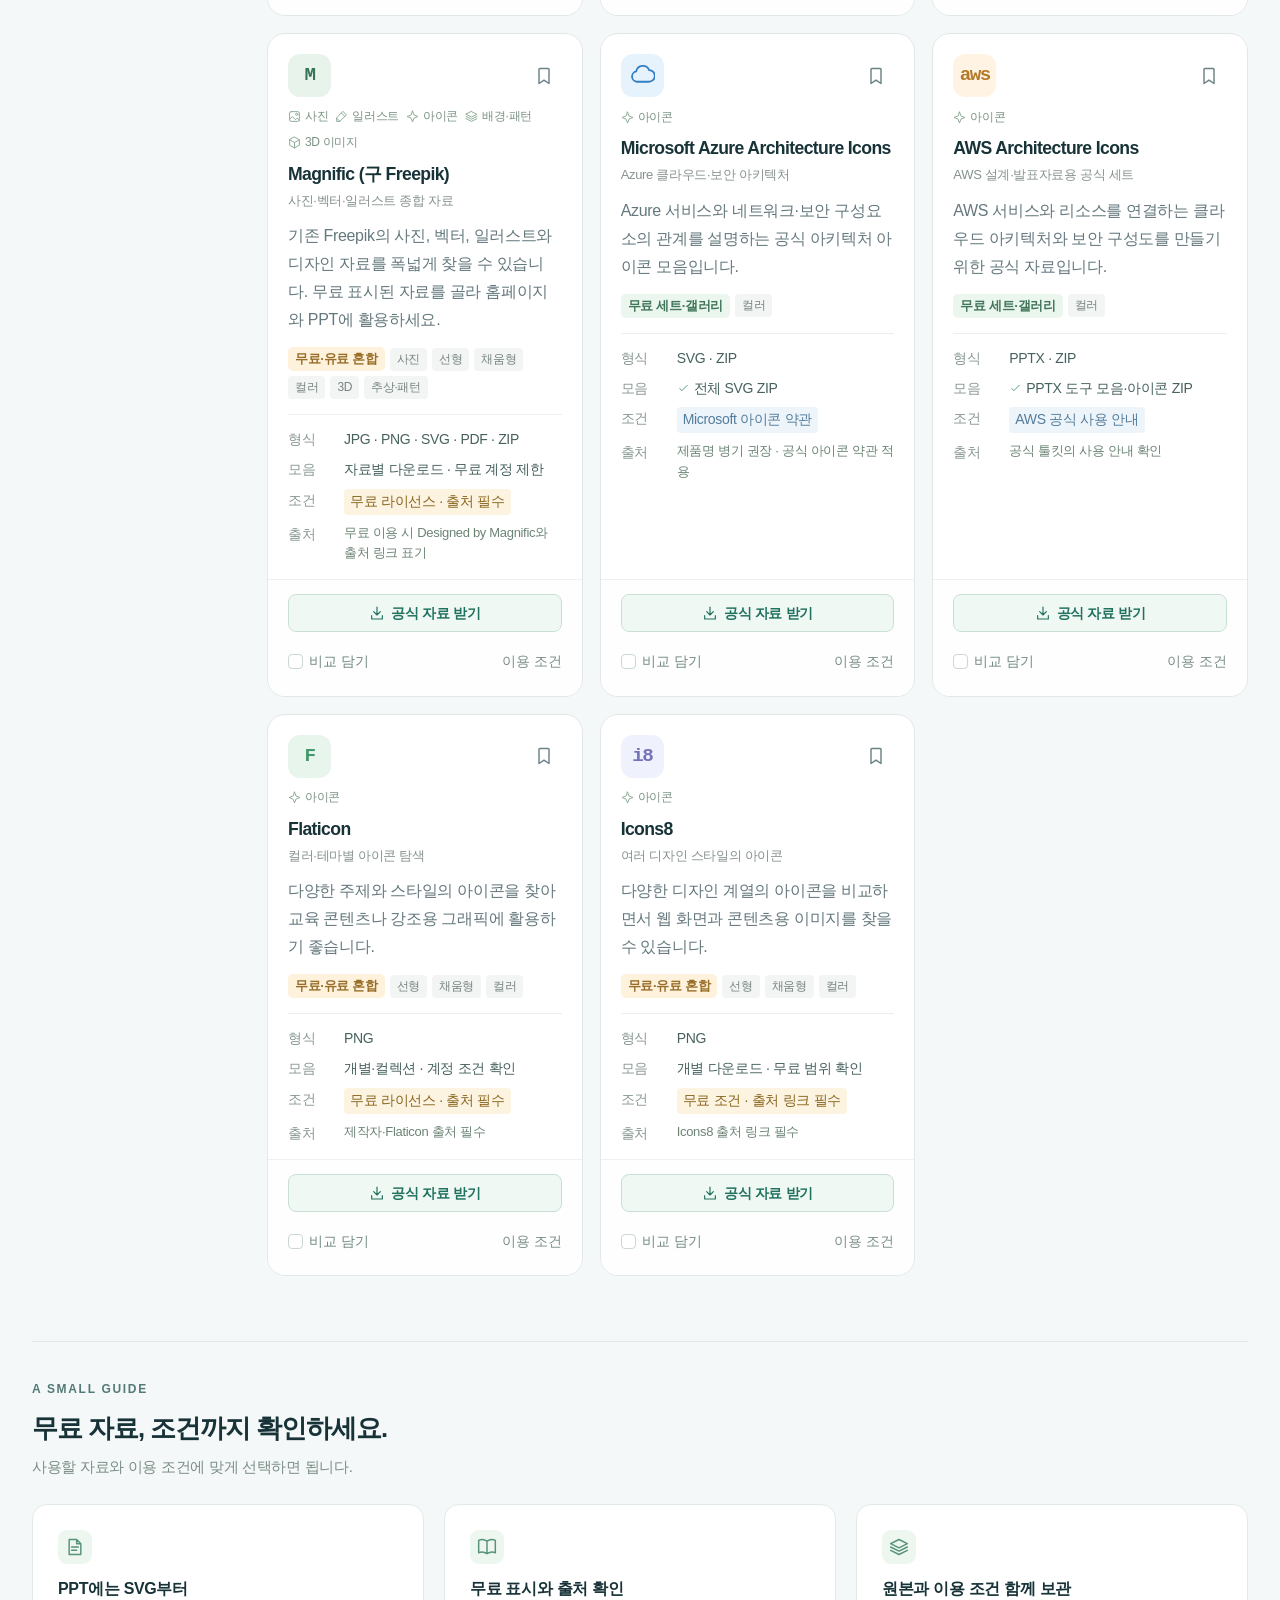
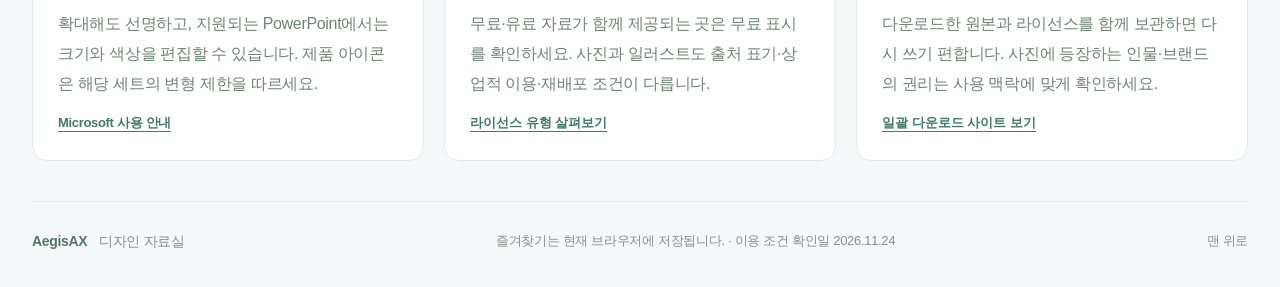
<file: design.html>
<!doctype html>
<html lang="ko">
<head>
  <meta charset="utf-8">
  <meta property="og:type" content="website">
  <meta property="og:locale" content="ko_KR">
  <meta property="og:site_name" content="AegisAX 자료실">
  <meta property="og:url" content="https://res.aegisax.com/design.html">
  <meta property="og:title" content="디자인 자료 | AegisAX 자료실">
  <meta property="og:description" content="아이콘·사진·일러스트 사이트를 용도와 형식으로 찾고, 다운로드와 이용 조건을 비교하세요.">
  <meta property="og:image" content="https://res.aegisax.com/share/design-v1.png?v=2">
  <meta property="og:image:type" content="image/png">
  <meta property="og:image:width" content="1200">
  <meta property="og:image:height" content="630">
  <meta property="og:image:alt" content="디자인 자료 · AegisAX 자료실 공유 카드">
  <meta name="twitter:card" content="summary_large_image">
  <meta name="twitter:image" content="https://res.aegisax.com/share/design-v1.png?v=2">
  <meta name="viewport" content="width=device-width, initial-scale=1">
  <meta name="theme-color" content="#102b32">
  <meta name="description" content="홈페이지·PPT용 무료 아이콘, 사진, 일러스트, 배경, 3D 이미지 사이트 32곳을 비교하세요.">
  <title>AegisAX 디자인 자료실 · 무료 아이콘·이미지·PPT 리소스</title>
  <link rel="icon" href="favicon.svg" type="image/svg+xml">
  <link rel="stylesheet" href="styles.css">
  <link rel="stylesheet" href="compliance.css?v=2">
  <script src="app.js?v=2" defer></script>
</head>
<body>
  <svg class="svg-defs" xmlns="http://www.w3.org/2000/svg" aria-hidden="true"><defs>
    <symbol id="i-search" viewBox="0 0 24 24"><circle cx="10.5" cy="10.5" r="6.5"/><path d="m16 16 4.5 4.5"/></symbol>
    <symbol id="i-shield" viewBox="0 0 24 24"><path d="m12 3 8 3v5c0 5-4 8-8 10-4-2-8-5-8-10V6z"/><path d="m8.5 11.5 2.5 2.5 4.5-5"/></symbol>
    <symbol id="i-grid" viewBox="0 0 24 24"><rect x="3" y="3" width="7" height="7" rx="1.5"/><rect x="14" y="3" width="7" height="7" rx="1.5"/><rect x="3" y="14" width="7" height="7" rx="1.5"/><rect x="14" y="14" width="7" height="7" rx="1.5"/></symbol>
    <symbol id="i-table" viewBox="0 0 24 24"><rect x="3" y="4" width="18" height="16" rx="2"/><path d="M3 10h18M3 15h18M10 4v16"/></symbol>
    <symbol id="i-bookmark" viewBox="0 0 24 24"><path d="M6 4a1 1 0 0 1 1-1h10a1 1 0 0 1 1 1v17l-6-4-6 4z"/></symbol>
    <symbol id="i-compare" viewBox="0 0 24 24"><path d="M12 3v18"/><rect x="3" y="6" width="5" height="12" rx="1"/><rect x="16" y="6" width="5" height="12" rx="1"/></symbol>
    <symbol id="i-cloud" viewBox="0 0 24 24"><path d="M7 18a5 5 0 0 1-1-9.9 6.5 6.5 0 0 1 12.4-1.3A5.6 5.6 0 0 1 18 18z"/></symbol>
    <symbol id="i-network" viewBox="0 0 24 24"><rect x="9" y="3" width="6" height="5" rx="1"/><rect x="2" y="16" width="6" height="5" rx="1"/><rect x="16" y="16" width="6" height="5" rx="1"/><path d="M12 8v4M5 16v-4h14v4"/></symbol>
    <symbol id="i-code" viewBox="0 0 24 24"><path d="m8 6-6 6 6 6m8-12 6 6-6 6M14 3l-4 18"/></symbol>
    <symbol id="i-layers" viewBox="0 0 24 24"><path d="m12 3 10 5-10 5L2 8zm-10 9 10 5 10-5M2 16l10 5 10-5"/></symbol>
    <symbol id="i-book" viewBox="0 0 24 24"><path d="M12 5C8 2 4 3 2 4v15c4-2 7-1 10 1 3-2 6-3 10-1V4c-2-1-6-2-10 1v15"/></symbol>
    <symbol id="i-lock" viewBox="0 0 24 24"><rect x="5" y="10" width="14" height="11" rx="2"/><path d="M8 10V6a4 4 0 0 1 8 0v4M12 14v3"/></symbol>
    <symbol id="i-close" viewBox="0 0 24 24"><path d="m6 6 12 12M6 18 18 6"/></symbol>
    <symbol id="i-check" viewBox="0 0 24 24"><path d="m5 12 4 4L19 6"/></symbol>
    <symbol id="i-reset" viewBox="0 0 24 24"><path d="M4 10a8 8 0 1 1 1 8M4 4v6h6"/></symbol>
    <symbol id="i-info" viewBox="0 0 24 24"><circle cx="12" cy="12" r="9"/><path d="M12 11v6M12 7h.01"/></symbol>
    <symbol id="i-file" viewBox="0 0 24 24"><path d="M14 3H5v18h14V8zm0 0v5h5M8 12h8M8 16h6"/></symbol>
    <symbol id="i-server" viewBox="0 0 24 24"><rect x="3" y="3" width="18" height="7" rx="2"/><rect x="3" y="14" width="18" height="7" rx="2"/><path d="M7 6.5h.01M7 17.5h.01M12 6.5h5M12 17.5h5"/></symbol>
    <symbol id="i-database" viewBox="0 0 24 24"><ellipse cx="12" cy="5" rx="8" ry="3"/><path d="M4 5v14c0 4 16 4 16 0V5M4 12c0 4 16 4 16 0"/></symbol>
    <symbol id="i-download" viewBox="0 0 24 24"><path d="M12 3v12m-5-5 5 5 5-5M4 16v5h16v-5"/></symbol>
    <symbol id="i-chevron" viewBox="0 0 24 24"><path d="m7 10 5 5 5-5"/></symbol>
    <symbol id="i-spark" viewBox="0 0 24 24"><path d="m12 2 2.8 7.2L22 12l-7.2 2.8L12 22l-2.8-7.2L2 12l7.2-2.8z"/></symbol>
    <symbol id="i-key" viewBox="0 0 24 24"><circle cx="8" cy="9" r="5"/><path d="m12 13 8 8m-3-3 3-3m-6 0 3-3"/></symbol>
    <symbol id="i-fingerprint" viewBox="0 0 24 24"><path d="M5 10a7 7 0 0 1 14 0M3 14v-3M21 11v4M8 18v-8a4 4 0 0 1 8 0v8M12 9v13M4 18v-4M20 19v-4"/></symbol>
    <symbol id="i-image" viewBox="0 0 24 24"><rect x="3" y="3" width="18" height="18" rx="3"/><circle cx="16" cy="8" r="2"/><path d="m3 17 5-5 6 6 3-3 4 4"/></symbol>
    <symbol id="i-pen" viewBox="0 0 24 24"><path d="m15 3 6 6-12 12H3v-6zM12 6l6 6M3 15l6 6"/></symbol>
    <symbol id="i-cube" viewBox="0 0 24 24"><path d="m12 2 9 5v10l-9 5-9-5V7zm0 10 9-5M3 7l9 5v10"/></symbol>
    <symbol id="i-monitor" viewBox="0 0 24 24"><rect x="2" y="3" width="20" height="14" rx="2"/><path d="M8 21h8m-4-4v4"/></symbol>
    <symbol id="i-presentation" viewBox="0 0 24 24"><path d="M3 3h18v13H3zM12 16v5m-5 0 5-5 5 5M7 11l3-3 3 2 4-4"/></symbol>
  </defs></svg>
  <a class="skip-link" href="#resources">자료 목록으로 건너뛰기</a>
  <header class="design-header">
    <div class="topbar">
    <a class="brand" href="./" aria-label="AegisAX 자료실 홈">
      <span class="brand-mark" aria-hidden="true"><svg viewBox="0 0 24 24"><path d="m12 3 8 3v5c0 5-4 8-8 10-4-2-8-5-8-10V6z"/><path d="m8.5 11.5 2.5 2.5 4.5-5"/></svg></span>
      <span>Aegis<span class="brand-accent">AX</span><span class="brand-divider"></span><span class="brand-sub">자료실</span></span>
    </a>
    <nav class="portal-nav" aria-label="자료실 메뉴">
      <a href="compliance.html">법령·가이드</a>
      <a href="design.html" aria-current="page">디자인 자료</a>
      <a href="licenses.html">이용 조건 확인</a>
    </nav>
    <span class="privacy"><svg class="icon"><use href="#i-grid"/></svg>디자인 리소스 모음</span>
    </div>
    <nav class="main-nav design-nav" aria-label="디자인 자료 메뉴">
      <button class="nav-item active" data-nav="browse">자료 찾기</button>
      <button class="nav-item" data-nav="table">비교표</button>
      <button class="nav-item" data-nav="favorites">즐겨찾기 <span id="favoriteCount" class="nav-count">0</span></button>
      <a class="nav-item" href="#guide">이용 가이드</a>
    </nav>
  </header>
  <main class="page-shell">
    <section class="hero" aria-labelledby="hero-title">
      <div class="hero-copy"><div class="eyebrow">FREE RESOURCES FOR EVERY DESIGN</div><h1 id="hero-title">홈페이지부터 PPT까지,<br><span>좋은 디자인의 시작.</span></h1><p>무료 아이콘·사진·일러스트·배경·3D 이미지.<br class="desktop-br"> 필요한 자료와 이용 조건을 한곳에서 찾아보세요.</p><div class="hero-meta"><span><b id="totalCount">32</b>개 공식 소스</span><span><b>5</b>가지 자료 유형</span><span>2026.11.24 확인</span></div></div>
      <div class="hero-art" aria-hidden="true"><div class="art-grid"></div><div class="art-tile tile-cloud"><svg><use href="#i-cloud"/></svg></div><div class="art-tile tile-code"><svg><use href="#i-code"/></svg></div><div class="art-tile tile-shield"><svg><use href="#i-image"/></svg></div><div class="art-tile tile-server"><svg><use href="#i-pen"/></svg></div><div class="art-tile tile-key"><svg><use href="#i-cube"/></svg></div><div class="art-caption"><span class="tiny-square"></span>당신의 아이디어에 어울리는 자료</div></div>
    </section>
    <div class="directory-layout">
      <aside class="sidebar" aria-label="용도별 찾기"><div class="sidebar-title">어디에 사용하시나요?</div><div id="useFilters" class="use-filters"></div><div class="sidebar-note"><span class="note-icon"><svg class="icon"><use href="#i-spark"/></svg></span><strong>처음이라면 여기부터</strong><p>아이콘은 <b>Tabler</b>, 사진은 <b>Pexels</b>, 일러스트는 <b>unDraw</b>부터 살펴보세요.</p><button id="recommendedButton" class="text-button">추천 사이트 모아보기</button></div><p class="sidebar-foot">각 사이트의 공식 안내를 기준으로 정리했습니다.</p></aside>
      <section id="resources" class="resource-main" aria-labelledby="resource-title">
        <div class="search-panel"><div class="asset-filter-title">자료 유형</div><div id="assetFilters" class="asset-filters" role="group" aria-label="자료 유형별 찾기"></div><label for="search" class="sr-only">이름 또는 키워드 검색</label><div class="search-box"><svg class="icon"><use href="#i-search"/></svg><input id="search" type="search" placeholder="사진, 아이콘, 일러스트, SVG 검색" autocomplete="off"><button id="clearSearch" class="icon-button" aria-label="검색어 지우기" hidden><svg class="icon"><use href="#i-close"/></svg></button><kbd>/</kbd></div>
          <div class="filter-grid">
            <label>디자인 스타일<span class="select-wrap"><select id="styleFilter"><option value="">모든 스타일</option><option value="photo">사진</option><option value="line">선형 · 아웃라인</option><option value="filled">채움형 · 솔리드</option><option value="color">컬러</option><option value="duotone">두 가지 색 · 듀오톤</option><option value="handdrawn">손그림</option><option value="3d">3D</option><option value="abstract">추상·패턴</option></select><svg class="icon"><use href="#i-chevron"/></svg></span></label>
            <label>무료 다운로드 형식<span class="select-wrap"><select id="formatFilter"><option value="">모든 형식</option><option value="SVG">SVG</option><option value="PNG">PNG</option><option value="PowerPoint">PowerPoint</option><option value="Visio">Visio</option><option value="EPS">EPS</option><option value="JPG">JPG</option><option value="WEBP">WebP</option><option value="PDF">PDF</option><option value="이미지별">자료별 형식 확인</option></select><svg class="icon"><use href="#i-chevron"/></svg></span></label>
            <label>일괄 다운로드<span class="select-wrap"><select id="bulkFilter"><option value="">전체</option><option value="yes">무료 모음 제공</option><option value="no">개별·조건 확인</option></select><svg class="icon"><use href="#i-chevron"/></svg></span></label>
            <label>라이선스 유형<span class="select-wrap"><select id="licenseFilter"><option value="">모든 조건</option><option value="oss">오픈소스</option><option value="cc0">CC0</option><option value="free-license">자체 무료 라이선스</option><option value="mixed">자료별 상이</option><option value="vendor">공식 제품 아이콘</option><option value="attribution">출처 표기 조건</option></select><svg class="icon"><use href="#i-chevron"/></svg></span></label>
            <label>무료 제공 범위<span class="select-wrap"><select id="scopeFilter"><option value="">모든 무료 자료</option><option value="free">무료 세트·갤러리</option><option value="mixed">무료·유료 함께 제공</option><option value="per-item">항목별 확인</option></select><svg class="icon"><use href="#i-chevron"/></svg></span></label>
          </div>
          <div class="quick-filter-row"><span>빠른 찾기</span><button class="quick-chip" data-quick="svg">무료 SVG</button><button class="quick-chip" data-quick="bulk">한 번에 받기</button><button class="quick-chip" data-quick="photo">사진 찾기</button><button id="resetFilters" class="reset-button"><svg class="icon"><use href="#i-reset"/></svg>초기화</button></div>
        </div>
        <div class="results-header"><div><h2 id="resource-title">모든 디자인 자료 <span id="resultCount">32</span></h2><p id="resultsDescription" role="status" aria-live="polite">용도에 맞는 사이트를 찾아보세요.</p></div><div class="view-toggle" role="group" aria-label="목록 보기 방식"><button data-view="grid" class="active" aria-pressed="true" aria-label="카드 보기" title="카드 보기"><svg class="icon"><use href="#i-grid"/></svg></button><button data-view="table" aria-pressed="false" aria-label="표 보기" title="표 보기"><svg class="icon"><use href="#i-table"/></svg></button></div></div>
        <div id="resourceList" class="resource-grid"><div class="loading">디자인 자료를 불러오고 있습니다.</div></div>
        <div id="emptyState" class="empty-state" hidden><svg class="icon"><use href="#i-search"/></svg><h3>조건에 맞는 사이트가 없습니다.</h3><p>검색어를 바꾸거나 필터를 초기화해 보세요.</p><button class="primary-button" id="emptyReset">전체 사이트 보기</button></div>
      </section>
    </div>
    <section id="guide" class="guide-section" aria-labelledby="guide-title"><div class="guide-heading"><span class="eyebrow">A SMALL GUIDE</span><h2 id="guide-title">무료 자료, 조건까지 확인하세요.</h2><p>사용할 자료와 이용 조건에 맞게 선택하면 됩니다.</p></div><div class="guide-grid"><article class="guide-card"><span class="guide-icon"><svg class="icon"><use href="#i-file"/></svg></span><h3>PPT에는 SVG부터</h3><p>확대해도 선명하고, 지원되는 PowerPoint에서는 크기와 색상을 편집할 수 있습니다. 제품 아이콘은 해당 세트의 변형 제한을 따르세요.</p><a href="https://support.microsoft.com/en-gb/office/graphics-visuals/edit-svg-images-in-microsoft-365?nochrome=true" target="_blank" rel="noopener noreferrer">Microsoft 사용 안내</a></article><article class="guide-card"><span class="guide-icon"><svg class="icon"><use href="#i-book"/></svg></span><h3>무료 표시와 출처 확인</h3><p>무료·유료 자료가 함께 제공되는 곳은 무료 표시를 확인하세요. 사진과 일러스트도 출처 표기·상업적 이용·재배포 조건이 다릅니다.</p><button class="text-button" id="licenseGuide">라이선스 유형 살펴보기</button></article><article class="guide-card"><span class="guide-icon"><svg class="icon"><use href="#i-layers"/></svg></span><h3>원본과 이용 조건 함께 보관</h3><p>다운로드한 원본과 라이선스를 함께 보관하면 다시 쓰기 편합니다. 사진에 등장하는 인물·브랜드의 권리는 사용 맥락에 맞게 확인하세요.</p><button class="text-button" id="bulkGuide">일괄 다운로드 사이트 보기</button></article></div></section>
    <footer><span><b>AegisAX</b> 디자인 자료실</span><p>즐겨찾기는 현재 브라우저에 저장됩니다. · 이용 조건 확인일 2026.11.24</p><a href="#">맨 위로</a></footer>
  </main>
  <div id="compareDock" class="compare-dock" hidden><div class="dock-label"><svg class="icon"><use href="#i-compare"/></svg><span>선택한 사이트 <b id="compareCount">0</b><small>최대 3개</small></span></div><div id="compareSelection" class="compare-selection"></div><button id="clearCompare" class="text-button">비우기</button><button id="openCompare" class="primary-button" disabled>비교하기</button></div>
  <dialog id="detailDialog" class="detail-dialog" aria-label="사이트 다운로드 및 이용 조건"><div class="dialog-top"><span class="eyebrow">DOWNLOAD &amp; LICENSE</span><button class="icon-button" data-close="detailDialog" aria-label="이용 조건 닫기"><svg class="icon"><use href="#i-close"/></svg></button></div><div id="detailContent"></div></dialog>
  <dialog id="compareDialog" class="compare-dialog" aria-label="선택한 사이트 비교"><div class="dialog-top"><div><span class="eyebrow">SIDE BY SIDE</span><h2>선택한 사이트 비교</h2></div><button class="icon-button" data-close="compareDialog" aria-label="비교표 닫기"><svg class="icon"><use href="#i-close"/></svg></button></div><p class="dialog-intro">용도와 무료 이용 범위를 나란히 확인하세요.</p><div id="compareContent"></div></dialog>
  <dialog id="guideDialog" class="detail-dialog" aria-label="무료 디자인 자료 라이선스 안내"><div class="dialog-top"><span class="eyebrow">LICENSE GUIDE</span><button class="icon-button" data-close="guideDialog" aria-label="라이선스 안내 닫기"><svg class="icon"><use href="#i-close"/></svg></button></div><h2>무료 디자인 자료의 이용 조건</h2><div class="license-guide-list"><div><h3>무료 범위는 사이트마다 다릅니다</h3><p>전체 무료 세트, 무료·유료 혼합, 항목별 조건을 구분했습니다. 무료·유료 혼합 사이트에서는 공식 페이지의 무료 항목을 선택하세요.</p></div><div><h3>사진·일러스트의 자체 라이선스</h3><p>출처 표기가 필요 없는 무료 자료도 원본 재판매나 재배포에는 제한이 있을 수 있습니다. 인물·브랜드가 보이는 사진은 이용 맥락도 확인하세요.</p></div><div><h3>CC0와 개별 Creative Commons</h3><p>CC0 자료와 CC BY·BY-SA·NC·ND 자료는 조건이 다릅니다. 특히 Openverse는 원출처의 라이선스와 상업적 이용·수정 허용 여부를 확인하세요.</p></div><div><h3>오픈소스 · MIT / ISC / Apache 2.0</h3><p>각 라이선스가 정한 조건으로 이용할 수 있습니다. 파일을 배포할 때 필요한 저작권·라이선스 고지를 보존하세요.</p></div><div><h3>자료별 라이선스</h3><p>SVG Repo·Openverse·Wikimedia Commons처럼 여러 제작자의 자료가 모인 곳은 개별 자료의 라이선스를 확인하세요. 출처 표기나 이용 범위가 서로 다릅니다.</p></div><div><h3>공식 제품 아이콘</h3><p>Cisco·Azure·AWS는 구성도와 문서 작성에 유용합니다. 허용된 용도를 지키고, 변형 제한이 있는 세트는 원형대로 사용하세요.</p></div><div><h3>무료 이용 시 출처 표기</h3><p>Flaticon·Icons8·Storyset 등의 무료 자료는 안내된 제작자 표기나 출처 링크가 필요합니다. 무료 형식과 크기 제한도 함께 확인하세요.</p></div></div><p class="small-note">각 사이트의 이용 조건 버튼에서 공식 원문을 확인할 수 있습니다.</p></dialog>
  <div id="toast" class="toast" role="status" aria-live="polite" hidden></div>
  <noscript><p class="noscript">이 사이트의 검색과 비교 기능을 사용하려면 JavaScript를 켜주세요.</p></noscript>
</body>
</html>
</file>
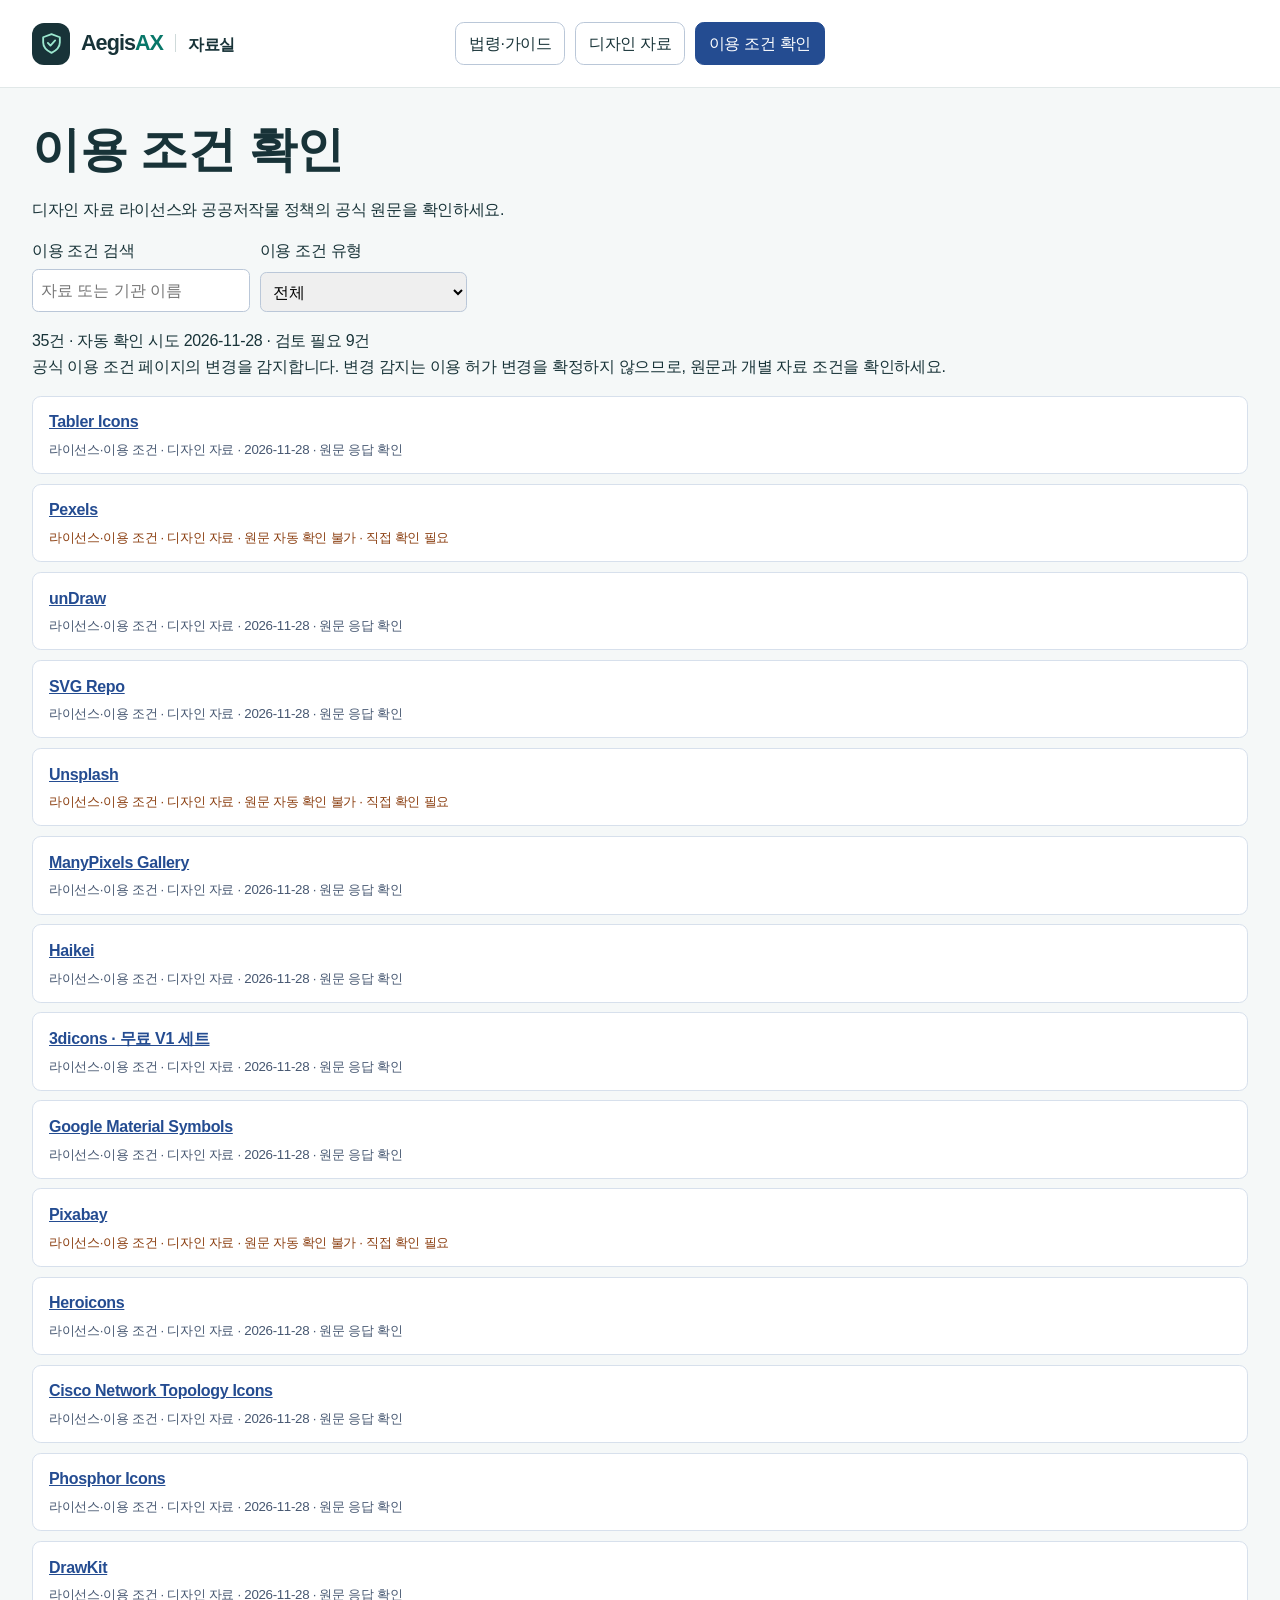
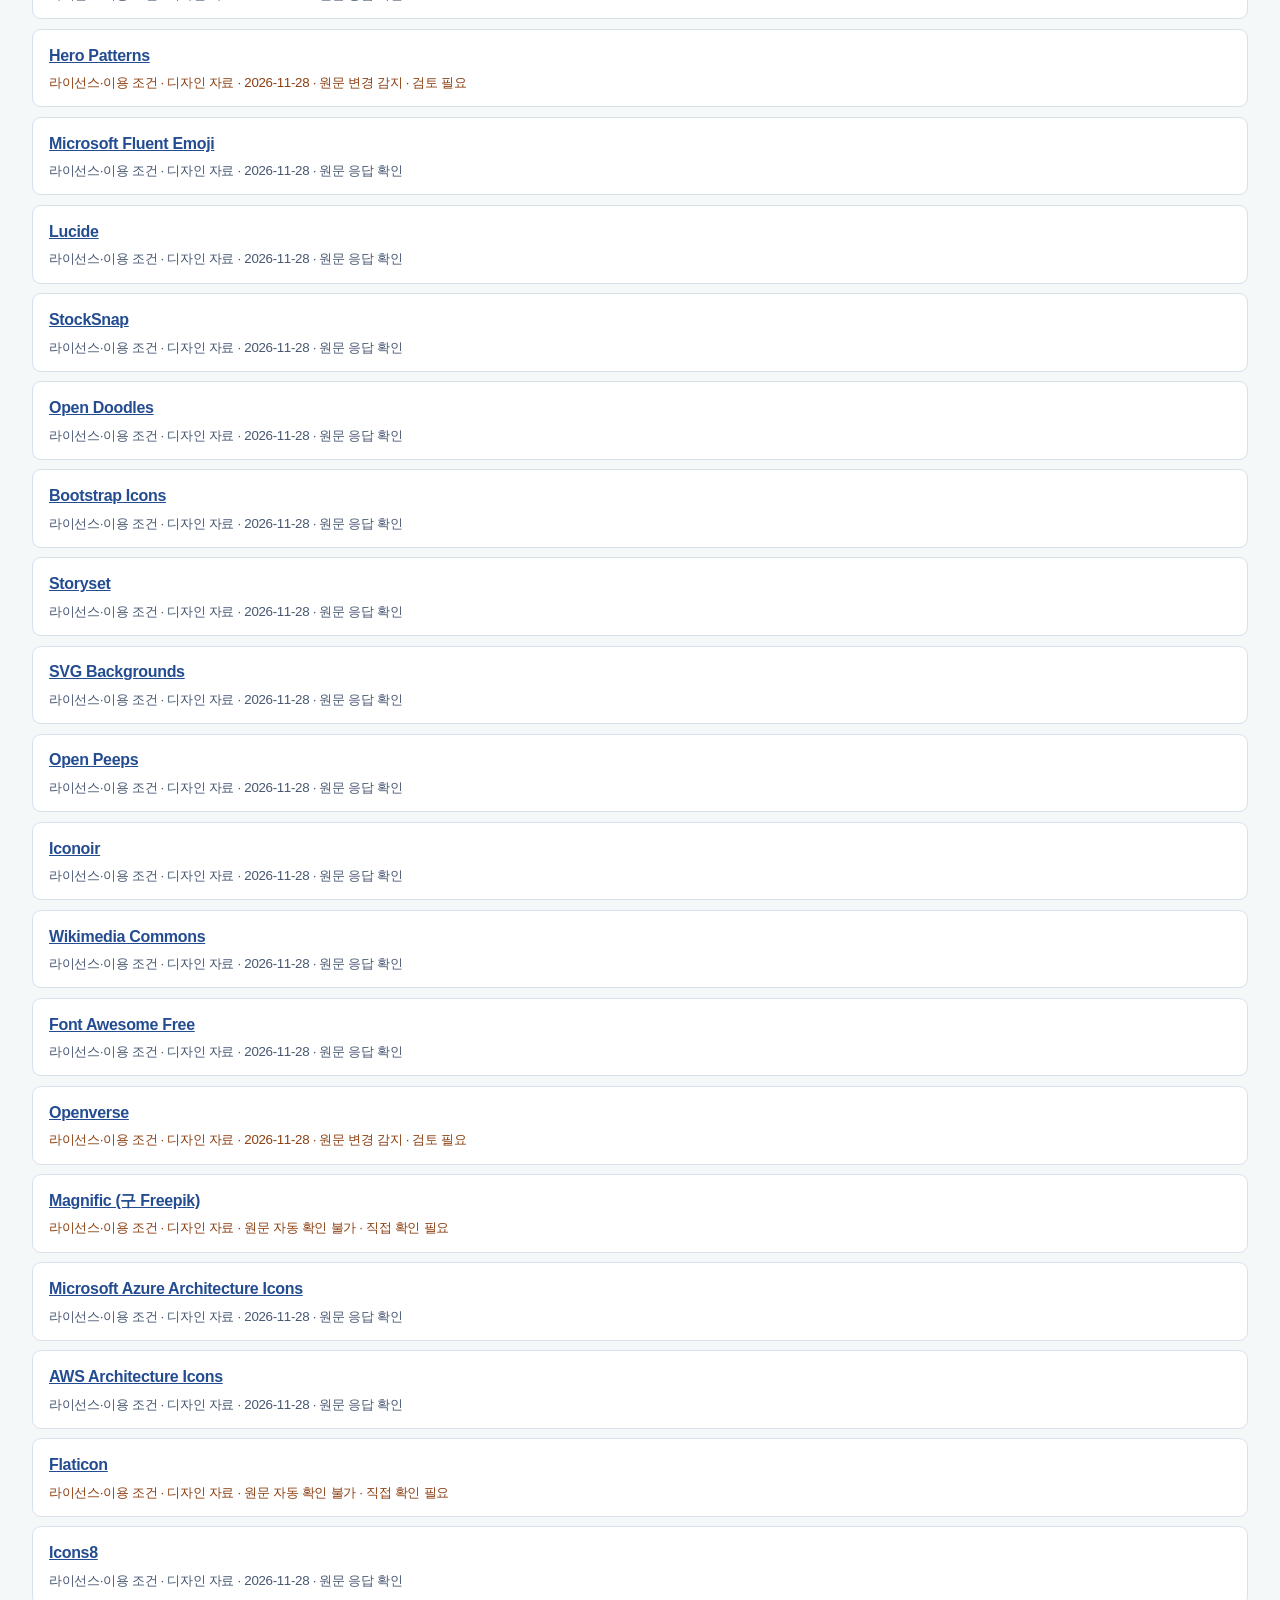
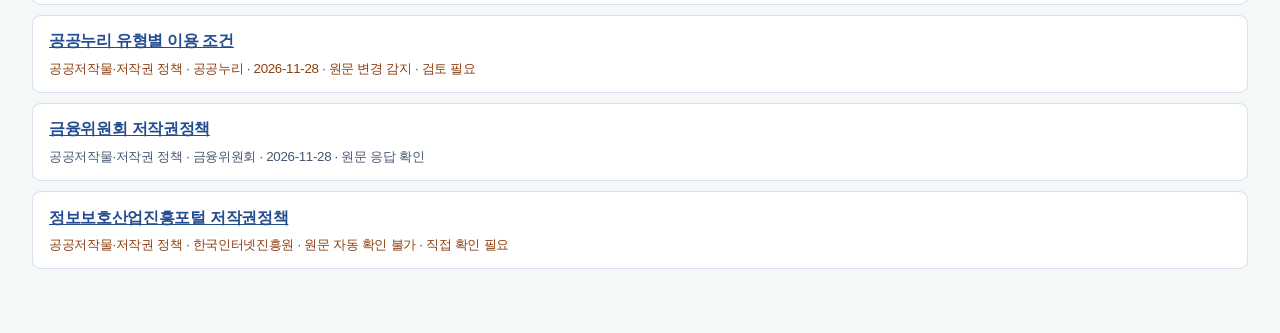
<file: licenses.html>
<!doctype html>
<html lang="ko">
<head>
  <meta charset="utf-8">
  <meta property="og:type" content="website">
  <meta property="og:locale" content="ko_KR">
  <meta property="og:site_name" content="AegisAX 자료실">
  <meta property="og:url" content="https://res.aegisax.com/licenses.html">
  <meta property="og:title" content="이용 조건 확인 | AegisAX 자료실">
  <meta property="og:description" content="디자인 라이선스와 공공저작물 정책의 공식 원문, 최근 확인 날짜와 변경 상태를 살펴보세요.">
  <meta property="og:image" content="https://res.aegisax.com/share/licenses-v1.png?v=2">
  <meta property="og:image:type" content="image/png">
  <meta property="og:image:width" content="1200">
  <meta property="og:image:height" content="630">
  <meta property="og:image:alt" content="이용 조건 확인 · AegisAX 자료실 공유 카드">
  <meta name="twitter:card" content="summary_large_image">
  <meta name="twitter:image" content="https://res.aegisax.com/share/licenses-v1.png?v=2">
  <meta name="viewport" content="width=device-width, initial-scale=1">
  <title>이용 조건 확인 | AegisAX 자료실</title>
  <link rel="icon" href="favicon.svg">
  <link rel="stylesheet" href="styles.css">
  <link rel="stylesheet" href="compliance.css?v=2">
  <script src="compliance.js" defer></script>
</head>
<body>
  <header class="topbar">
    <a class="brand" href="./" aria-label="AegisAX 자료실 홈">
      <span class="brand-mark" aria-hidden="true"><svg viewBox="0 0 24 24"><path d="m12 3 8 3v5c0 5-4 8-8 10-4-2-8-5-8-10V6z"/><path d="m8.5 11.5 2.5 2.5 4.5-5"/></svg></span>
      <span>Aegis<span class="brand-accent">AX</span><span class="brand-divider"></span><span class="brand-sub">자료실</span></span>
    </a>
    <nav class="portal-nav" aria-label="자료실 메뉴">
      <a href="compliance.html">법령·가이드</a>
      <a href="design.html">디자인 자료</a>
      <a href="licenses.html" aria-current="page">이용 조건 확인</a>
    </nav>
  </header>
  <main class="page-shell catalog">
    <h1>이용 조건 확인</h1>
    <p>디자인 자료 라이선스와 공공저작물 정책의 공식 원문을 확인하세요.</p>
    <div class="catalog-controls">
      <label>이용 조건 검색 <input type="search" id="catalogQuery" placeholder="자료 또는 기관 이름"></label>
      <label>이용 조건 유형 <select id="catalogType"></select></label>
    </div>
    <p id="catalogStatus" role="status">이용 조건을 불러오는 중입니다.</p>
    <p id="catalogNotice"></p>
    <ul id="catalogList" class="catalog-list"></ul>
    <noscript>목록을 보려면 JavaScript를 켜주세요.</noscript>
  </main>
</body>
</html>
</file>
<file: styles.css>
:root{--ink:#183338;--body:#4d6167;--muted:#6a7e83;--teal:#087769;--teal-dark:#07594f;--teal-soft:#e4f5ee;--line:#e1e8e8;--canvas:#f5f8f8;--white:#fff;--radius:18px;--shadow:0 5px 20px #173d4410;font-size:16px;color-scheme:light}*{box-sizing:border-box}html{scroll-behavior:smooth;scroll-padding-top:100px}body{margin:0;background:var(--canvas);color:var(--ink);font-family:Inter,-apple-system,BlinkMacSystemFont,"Segoe UI","Noto Sans KR","Malgun Gothic",sans-serif;font-size:1rem;line-height:1.6;letter-spacing:-.02em}button,input,select{font:inherit}button,a,input,select{-webkit-tap-highlight-color:transparent}button{cursor:pointer}a{color:inherit;text-decoration:none}button{border:0;background:none;color:inherit}button:disabled{cursor:default;opacity:.45}button:focus-visible,a:focus-visible,select:focus-visible,input:focus-visible{outline:3px solid #18a48d;outline-offset:4px}h1,h2,h3,p{margin:0}svg{stroke:currentColor;fill:none;stroke-width:1.75;stroke-linecap:round;stroke-linejoin:round}.icon{width:20px;height:20px;flex:none}.svg-defs{position:absolute;width:0;height:0;overflow:hidden}.sr-only{position:absolute;width:1px;height:1px;padding:0;margin:-1px;overflow:hidden;clip:rect(0,0,0,0);white-space:nowrap;border:0}[hidden]{display:none!important}.skip-link{position:fixed;left:20px;top:-80px;background:var(--teal);color:#fff;padding:12px 20px;z-index:200;border-radius:8px}.skip-link:focus{top:10px}.topbar{height:88px;padding:0 max(32px,calc((100vw - 1392px)/2));background:#ffffffee;backdrop-filter:blur(15px);border-bottom:1px solid var(--line);display:flex;align-items:center;justify-content:space-between;gap:24px;position:sticky;top:0;z-index:20}.brand{display:flex;align-items:center;gap:11px;font-size:1.35rem;font-weight:800;letter-spacing:-.045em;white-space:nowrap}.brand-mark{width:38px;height:42px;border-radius:12px;background:var(--ink);color:#9ce8cf;display:grid;place-items:center}.brand-mark svg{width:25px;height:25px}.brand-accent{color:var(--teal)}.brand-sub{font-size:1rem;font-weight:650;letter-spacing:-.03em}.brand-divider{display:inline-block;width:1px;height:18px;background:#cfdada;margin:0 12px;vertical-align:-2px}.main-nav{display:flex;align-items:center;gap:30px;height:100%}.nav-item{height:100%;display:flex;align-items:center;gap:6px;font-size:.94rem;font-weight:650;color:#687d82;padding:0;position:relative;white-space:nowrap}.nav-item:hover{color:var(--teal)}.nav-item.active{color:var(--teal)}.nav-item.active:after{content:"";position:absolute;height:3px;background:var(--teal);bottom:0;left:0;right:0;border-radius:3px 3px 0 0}.nav-count{font-size:.8rem;background:#eef2f2;padding:0 6px;border-radius:5px;color:#677d81;min-width:20px;text-align:center}.privacy{display:flex;gap:7px;align-items:center;border:1px solid #dce5e4;background:#f9fbfa;border-radius:24px;padding:6px 12px;white-space:nowrap;font-size:.875rem;color:#516a6d}.privacy .icon{width:15px;height:15px}.page-shell{max-width:1456px;margin:0 auto;padding:0 32px}.hero{position:relative;overflow:hidden;margin:36px 0 42px;padding:40px 46px;min-height:304px;border-radius:24px;background:linear-gradient(106deg,#e8f3ef 0%,#ecf5f4 55%,#e6f0f5 100%);display:flex;justify-content:space-between;align-items:center;border:1px solid #dfecea}.eyebrow{font-size:.75rem;letter-spacing:.14em;font-weight:750;color:#527b77;line-height:1.5}.hero h1{font-size:clamp(2.15rem,3vw,2.8rem);line-height:1.28;letter-spacing:-.055em;margin-top:12px;font-weight:800}.hero h1 span{color:var(--teal)}.hero p{margin-top:15px;font-size:1rem;color:#587074;line-height:1.7}.hero-meta{display:flex;flex-wrap:wrap;gap:10px 0;margin-top:22px;color:#607b7e;font-size:.8125rem;align-items:center}.hero-meta>span+span{border-left:1px solid #bfcfcd;padding-left:17px;margin-left:17px}.hero-meta b{font-size:1rem;color:#254f51;margin-right:3px}.hero-art{position:relative;width:400px;height:240px;margin-right:24px;flex:none}.art-grid{position:absolute;inset:-35px -35px -30px -55px;background-image:linear-gradient(#b5cdcd35 1px,transparent 1px),linear-gradient(90deg,#b5cdcd35 1px,transparent 1px);background-size:38px 38px;transform:rotate(-9deg);mask-image:radial-gradient(ellipse,#000 25%,transparent 70%)}.art-tile{position:absolute;display:grid;place-items:center;border:1px solid #fff9;box-shadow:0 12px 30px #173c4320;border-radius:22px;transform:rotate(-7deg)}.art-tile svg{width:48%;height:48%}.tile-shield{height:140px;width:140px;left:138px;top:50px;background:#144c4b;color:#a7ebd7;z-index:3;border-color:#32615e;transform:rotate(7deg)}.tile-shield svg{stroke-width:1.3;width:65%;height:65%}.tile-cloud{width:88px;height:88px;left:45px;top:18px;background:#fff;color:#3b8c89}.tile-code{width:85px;height:85px;right:12px;top:10px;background:#dbe8f8;color:#4e77a6;transform:rotate(12deg)}.tile-server{width:96px;height:96px;left:32px;bottom:11px;background:#dae8e3;color:#4d827a;transform:rotate(-11deg)}.tile-key{width:78px;height:78px;right:3px;bottom:28px;background:#e8e4f5;color:#86709f;transform:rotate(5deg)}.art-caption{position:absolute;bottom:-25px;left:107px;display:flex;align-items:center;gap:7px;font-size:.8125rem;color:#71908e}.tiny-square{width:6px;height:6px;border-radius:2px;background:#6e9991}.directory-layout{display:grid;grid-template-columns:205px minmax(0,1fr);gap:30px;align-items:start}.sidebar{position:sticky;top:112px}.sidebar-title{font-size:.875rem;font-weight:750;margin:0 0 15px 13px;color:#52686d}.use-filters{display:flex;flex-direction:column;gap:5px}.use-button{display:flex;align-items:center;width:100%;text-align:left;gap:10px;padding:12px 13px;font-size:.9rem;border-radius:10px;color:#62777c}.use-button>.icon{width:19px;height:19px}.use-button .count{margin-left:auto;font-size:.8125rem;color:#7b8d91;font-variant-numeric:tabular-nums}.use-button:hover{background:#edf3f2;color:var(--teal)}.use-button.active{background:var(--teal-soft);color:var(--teal-dark);font-weight:700}.use-button.active .count{color:var(--teal)}.sidebar-note{margin-top:28px;padding:19px;border:1px solid #dce8e4;border-radius:14px;background:linear-gradient(140deg,#f0f7f3,#fbfdfb)}.note-icon{display:block;color:var(--teal);margin-bottom:8px}.sidebar-note strong{font-size:.875rem}.sidebar-note p{font-size:.875rem;color:#657b7b;line-height:1.8;margin-top:8px}.sidebar-note p b{font-weight:650;color:#3d6561}.sidebar-note .text-button{margin-top:13px;font-size:.8125rem}.sidebar-foot{font-size:.8125rem;color:#7b8d90;line-height:1.7;margin:18px 12px}.text-button{padding:0;color:var(--teal);font-weight:650;text-decoration:underline;text-underline-offset:4px;font-size:.875rem}.text-button:hover{color:var(--teal-dark)}.resource-main{min-width:0;scroll-margin-top:112px}.search-panel{border:1px solid var(--line);background:#fff;border-radius:var(--radius);padding:20px 22px 16px;box-shadow:0 3px 12px #243f4103}.search-box{display:flex;align-items:center;gap:12px;border:1px solid #d9e4e3;background:#fbfdfc;border-radius:10px;padding:0 15px;height:52px}.search-box>.icon{color:#79928f;width:22px;height:22px}.search-box:focus-within{border-color:#65b8a9;box-shadow:0 0 0 3px #10927a0e}.search-box input{flex:1;min-width:0;background:transparent;border:0;outline:none!important;color:var(--ink);font-size:.9375rem;height:100%;padding:0}.search-box input::placeholder{color:#829592}.search-box input::-webkit-search-cancel-button{display:none}.search-box kbd{color:#81928f;background:white;border:1px solid #dae3e1;border-radius:5px;padding:0 7px;font-size:.8rem}.icon-button{display:inline-grid;place-items:center;width:36px;height:36px;flex:none;border-radius:9px;color:#6b8185}.icon-button:hover{background:#eef4f2;color:var(--teal)}.filter-grid{display:grid;grid-template-columns:1.1fr 1fr 1fr 1.1fr;gap:14px;margin-top:19px}.filter-grid label{font-size:.8125rem;font-weight:650;color:#63797c}.select-wrap{display:block;position:relative;margin-top:6px}.select-wrap select{appearance:none;border:1px solid #e0e7e6;border-radius:8px;width:100%;height:41px;background:#fff;color:#3c565b;padding:0 32px 0 12px;font-size:.875rem;cursor:pointer}.select-wrap .icon{position:absolute;right:10px;top:12px;width:16px;height:16px;pointer-events:none;color:#7a8e91}.quick-filter-row{margin-top:16px;display:flex;align-items:center;flex-wrap:wrap;gap:7px}.quick-filter-row>span{font-size:.8125rem;color:#80918f;margin-right:3px}.quick-chip{border:1px solid #dfe7e4;border-radius:20px;background:#fbfdfc;padding:4px 11px;color:#637c77;font-size:.8125rem;white-space:nowrap}.quick-chip:hover,.quick-chip.active{color:var(--teal-dark);background:#e7f4ee;border-color:#b3d8c9}.reset-button{display:flex;align-items:center;gap:5px;margin-left:auto;font-size:.8125rem;color:#778a8c;padding:4px}.reset-button .icon{width:14px;height:14px}.reset-button:hover{color:var(--teal)}.results-header{display:flex;align-items:center;justify-content:space-between;gap:15px;margin:27px 0 17px}.results-header h2{font-size:1.1rem;font-weight:750;letter-spacing:-.035em}.results-header h2 span{color:var(--teal);margin-left:7px}.results-header p{margin-top:3px;font-size:.8125rem;color:#7b8d90;min-height:21px}.view-toggle{display:flex;gap:3px;padding:4px;background:#eaf0ef;border-radius:9px;align-self:flex-start}.view-toggle button{padding:7px 9px;border-radius:6px;display:flex;color:#819390}.view-toggle button.active{color:#27635b;background:#fff;box-shadow:0 1px 5px #14363010}.view-toggle .icon{height:18px;width:18px}.resource-grid{display:grid;grid-template-columns:repeat(3,minmax(0,1fr));gap:17px}.resource-card{border:1px solid var(--line);border-radius:var(--radius);background:#fff;overflow:hidden;display:flex;flex-direction:column;transition:box-shadow .18s,border-color .18s,transform .18s;min-width:0}.resource-card:hover{box-shadow:0 9px 26px #143b4210;border-color:#bdd9d0;transform:translateY(-2px)}.card-body{padding:20px 20px 15px;flex:1}.card-top{display:flex;align-items:center;gap:10px;margin-bottom:15px}.source-mark{width:43px;height:43px;display:grid;place-items:center;border-radius:12px;font-size:1.2rem;font-weight:800;font-family:ui-monospace,"SFMono-Regular",monospace;letter-spacing:-.08em;background:var(--brand-bg,#e7f4ef);color:var(--brand-color,#267862);flex:none}.source-mark svg{width:25px;height:25px}.recommend-badge{font-size:.75rem;font-weight:650;padding:3px 8px;border-radius:5px;color:#177c67;background:#e8f5ec}.card-top .save-button{margin-left:auto}.save-button.active{color:var(--teal);background:#edf7f1}.save-button.active svg{fill:#d1ecdf}.card-title{font-size:1.1rem;line-height:1.3;font-weight:750;letter-spacing:-.035em;min-height:24px}.card-subtitle{margin-top:4px;font-size:.8125rem;color:#86928e}.card-description{font-size:.875rem;line-height:1.75;color:#64787d;margin-top:11px;min-height:49px}.card-styles{display:flex;align-items:center;gap:5px;flex-wrap:wrap;margin:14px 0 16px}.style-tag{font-size:.75rem;padding:2px 7px;border-radius:4px;color:#778582;background:#f2f5f3}.card-data{padding:13px 0 0;border-top:1px solid #eaf0ed;display:flex;flex-direction:column;gap:7px;font-size:.8125rem}.card-data-row{display:flex;align-items:flex-start;gap:10px}.data-label{flex:none;width:46px;color:#8a9995}.data-value{color:#46615e;line-height:1.6}.bulk-text{display:flex;align-items:center;gap:4px}.bulk-text>.icon{width:13px;height:13px;color:#3d9a78}.license-pill{display:inline-flex;align-items:center;gap:4px;background:#eef5f3;color:#416c62;padding:1px 6px;border-radius:4px;font-size:.75rem;line-height:1.7}.license-pill.attribution{color:#8a661f;background:#fcf3e1}.license-pill.mixed{color:#6c6094;background:#f1edf8}.license-pill.vendor{color:#527c9b;background:#edf4fa}.card-actions{padding:14px 20px 16px;border-top:1px solid #edf1ef;background:#fdfefd;display:flex;flex-wrap:wrap;align-items:center;gap:9px}.download-button{font-weight:700;font-size:.875rem;display:flex;justify-content:center;align-items:center;gap:6px;min-height:38px;border:1px solid #c9dfd6;background:#f0f8f4;color:#21715f;border-radius:8px;flex:1;white-space:nowrap;padding:6px 12px}.download-button:hover{background:#e1f1e8;border-color:#98c6b4}.download-button .icon{width:16px;height:16px}.details-button{font-size:.8125rem;color:#7b8d88;padding:7px 0;white-space:nowrap}.details-button:hover{color:var(--teal);text-decoration:underline}.compare-check{display:flex;align-items:center;gap:6px;font-size:.8125rem;color:#738a83;padding:0;min-height:28px}.compare-box{width:15px;height:15px;border:1px solid #cbd8d2;border-radius:4px;background:#fff;display:grid;place-items:center}.compare-box>.icon{display:none;width:12px;height:12px}.compare-check[aria-pressed="true"]{color:var(--teal)}.compare-check[aria-pressed="true"] .compare-box{background:var(--teal);border-color:var(--teal);color:white}.compare-check[aria-pressed="true"] .compare-box>.icon{display:block}.card-secondary{width:100%;display:flex;justify-content:space-between;align-items:center;padding-top:2px}.resource-table-wrap{border:1px solid var(--line);border-radius:14px;overflow:auto;background:#fff}.resource-table{width:100%;border-collapse:collapse;font-size:.875rem;min-width:930px;text-align:left}.resource-table th{background:#eff5f2;color:#5a766b;font-size:.8125rem;font-weight:650;padding:15px 14px;white-space:nowrap;border-bottom:1px solid #dce8e2}.resource-table td{padding:17px 14px;vertical-align:top;border-bottom:1px solid #e9efec;line-height:1.65}.resource-table tr:last-child td{border-bottom:0}.table-name{font-weight:700;font-size:.94rem;display:block;margin-bottom:3px}.table-secondary{font-size:.75rem;color:#88968e}.table-format{min-width:100px}.table-license{min-width:190px;max-width:240px}.table-license .license-pill{margin-bottom:5px}.table-license p{font-size:.8125rem;color:#75877e}.table-download{min-width:130px}.table-download .download-button{font-size:.8125rem}.table-download .details-button{display:block;width:100%;text-align:center;margin-top:5px}.table-fav{display:flex;gap:5px;align-items:center;margin-top:6px}.table-fav .icon-button{width:27px;height:27px}.table-fav .icon{width:17px;height:17px}.loading{grid-column:1/-1;padding:60px;text-align:center;color:var(--muted)}.empty-state{text-align:center;padding:70px 20px;border:1px dashed #cddbd5;border-radius:16px;background:#fff}.empty-state>.icon{width:36px;height:36px;color:#91aaa0;margin-bottom:15px}.empty-state h3{font-size:1.1rem}.empty-state p{color:var(--muted);font-size:.9375rem;margin:8px 0 20px}.primary-button{background:var(--teal);color:#fff;min-height:42px;padding:10px 20px;border-radius:9px;font-size:.875rem;font-weight:700;white-space:nowrap;display:inline-flex;align-items:center;justify-content:center;gap:7px}.primary-button:hover:enabled{background:var(--teal-dark)}.guide-section{margin:65px 0 40px;padding-top:33px;border-top:1px solid #dfe8e3;scroll-margin-top:100px}.guide-heading h2{margin-top:7px;font-size:1.6rem;letter-spacing:-.04em}.guide-heading p{margin-top:6px;font-size:.9375rem;color:#7c8d86}.guide-grid{display:grid;grid-template-columns:repeat(3,minmax(0,1fr));gap:20px;margin-top:25px}.guide-card{position:relative;padding:25px;border:1px solid #e2eae5;background:#fff;border-radius:15px}.guide-icon{display:inline-grid;place-items:center;width:34px;height:34px;background:#edf6ef;color:#57927c;border-radius:9px;margin-bottom:12px}.guide-card h3{font-size:1rem;margin-bottom:8px}.guide-card p{font-size:.875rem;color:#708279;line-height:1.85}.guide-card a,.guide-card .text-button{display:inline-block;margin-top:15px;font-size:.8125rem;color:#427b66;text-decoration:underline;text-underline-offset:4px;font-weight:650}footer{display:flex;align-items:center;gap:20px;justify-content:space-between;padding:28px 0 35px;border-top:1px solid #e0e8e4;font-size:.8125rem;color:#83928b}footer>span{font-size:.875rem;white-space:nowrap}footer b{color:#577568;margin-right:8px}footer a{white-space:nowrap}body:has(.compare-dock:not([hidden])) footer{padding-bottom:130px}.compare-dock{position:fixed;bottom:22px;left:50%;transform:translateX(-50%);display:flex;align-items:center;gap:18px;padding:15px 20px;border:1px solid #466d62;background:#173e36;color:#effcf5;box-shadow:0 12px 45px #10312740;border-radius:15px;z-index:35;width:min(980px,calc(100% - 40px))}.dock-label{display:flex;gap:10px;align-items:center;flex:none}.dock-label>.icon{width:21px;height:21px;color:#a5d6bb}.dock-label span{font-size:.875rem;font-weight:650}.dock-label b{color:#a0e2bd;margin-left:6px}.dock-label small{display:block;font-size:.75rem;font-weight:400;color:#a5c6b5;margin-top:1px}.compare-selection{display:flex;gap:6px;flex-wrap:wrap;flex:1}.selected-chip{display:flex;align-items:center;gap:4px;max-width:180px;background:#2a5045;border-radius:6px;font-size:.8125rem;padding:5px 6px 5px 10px;color:#d4e9dd}.selected-chip>span{overflow:hidden;text-overflow:ellipsis;white-space:nowrap}.selected-chip button{color:#b3d2c0;padding:1px;display:flex}.selected-chip svg{width:15px;height:15px}.compare-dock>.text-button{color:#bfdaca;font-size:.8125rem;white-space:nowrap}.compare-dock>.primary-button{background:#a5e4bb;color:#16452d}.compare-dock>.primary-button:hover:enabled{background:#bcf0cf}.compare-dock>.primary-button:disabled{background:#719e83;color:#294939;opacity:1}dialog{border:1px solid #d4e3da;border-radius:22px;box-shadow:0 30px 120px #10251f45;padding:30px;color:var(--ink);max-height:calc(100dvh - 64px);overflow:auto;background:#fff}dialog::backdrop{background:#112e2b72;backdrop-filter:blur(5px)}.detail-dialog{width:min(650px,calc(100% - 28px))}.compare-dialog{width:min(1160px,calc(100% - 28px))}.dialog-top{display:flex;align-items:center;justify-content:space-between;gap:20px;margin-bottom:15px}.dialog-top h2{margin-top:7px;font-size:1.5rem}.dialog-intro{font-size:.9375rem;color:#75887e;margin-bottom:22px}.detail-heading{display:flex;gap:15px;align-items:center;margin:5px 0 16px}.detail-heading .source-mark{width:55px;height:55px;font-size:1.55rem}.detail-heading h2{font-size:1.5rem;line-height:1.35}.detail-heading p{font-size:.875rem;color:#7a8d83;margin-top:4px}.detail-description{font-size:1rem;line-height:1.8;color:#597265;margin-bottom:20px}.detail-block{margin-top:13px;padding:17px 19px;background:#f6f9f7;border:1px solid #e4ece6;border-radius:10px}.detail-block h3{display:flex;align-items:center;gap:7px;font-size:.875rem;margin-bottom:7px;color:#436453}.detail-block h3>.icon{width:17px;height:17px;color:#6d9c80}.detail-block p{font-size:.9rem;line-height:1.85;color:#5f7569}.detail-label{font-size:.8125rem;font-weight:700;color:#5a7a66;display:block;margin-top:10px}.detail-sources{margin-top:20px}.detail-sources h3{font-size:.875rem;margin-bottom:9px}.source-links{display:flex;flex-wrap:wrap;gap:7px}.source-links a{font-size:.8125rem;padding:5px 10px;border:1px solid #dae6dc;border-radius:7px;color:#417951;background:#fafffa}.source-links a:hover{background:#eaf5ed}.detail-bottom{display:flex;gap:10px;margin-top:23px;flex-wrap:wrap}.detail-bottom .primary-button{flex:1}.outline-button{display:inline-flex;align-items:center;justify-content:center;border:1px solid #c9ddce;border-radius:9px;padding:9px 16px;color:#487853;font-size:.875rem;font-weight:650}.small-note{font-size:.8125rem;color:#839387;margin-top:17px;line-height:1.8}.comparison-scroll{overflow:auto;border:1px solid #deeadf;border-radius:12px}.comparison{width:100%;border-collapse:collapse;table-layout:fixed;min-width:710px;font-size:.875rem}.comparison th,.comparison td{vertical-align:top;text-align:left;padding:17px;border-right:1px solid #e6eee5;border-bottom:1px solid #e6eee5;line-height:1.85}.comparison th:first-child{width:126px;background:#f2f7f2;color:#68816b;font-size:.8125rem;font-weight:650}.comparison th:not(:first-child){background:#f9fcf8}.comparison th:last-child,.comparison td:last-child{border-right:0}.comparison tr:last-child>*{border-bottom:0}.comparison th .source-mark{margin-bottom:10px}.comparison .download-button{margin-top:12px}.comparison .minor{color:#7e9080;font-size:.8125rem;margin-top:5px}.license-guide-list>div{border-bottom:1px solid #e4ece4;padding:17px 0}.license-guide-list h3{font-size:1rem}.license-guide-list p{margin-top:7px;color:#6c816e;font-size:.9375rem;line-height:1.85}.toast{position:fixed;bottom:110px;left:50%;transform:translateX(-50%);z-index:100;background:#234b3c;color:white;padding:11px 20px;border-radius:9px;box-shadow:0 5px 25px #19342a30;font-size:.875rem;max-width:90%;text-align:center}.noscript{position:fixed;bottom:20px;left:20px;right:20px;background:#fff;padding:20px;z-index:100;border:1px solid #e0cb99}
@media(min-width:1500px){.resource-grid{gap:20px}.card-body{padding:23px 23px 16px}.card-actions{padding:14px 23px 17px}}
@media(max-width:1250px){.main-nav{gap:20px}.privacy{font-size:.75rem}.brand-sub{display:none}.brand-divider{display:none}.hero-art{width:350px;margin-right:0;transform:scale(.9);transform-origin:center right}.directory-layout{grid-template-columns:185px minmax(0,1fr);gap:24px}.resource-grid{grid-template-columns:repeat(2,minmax(0,1fr))}.filter-grid{gap:10px}.hero{padding:34px}.card-description{min-height:46px}}
@media(max-width:950px){.topbar{height:76px;padding:0 24px}.privacy{display:none}.page-shell{padding:0 24px}.hero{margin-top:26px;min-height:280px}.hero h1{font-size:2.2rem}.hero-art{width:300px;transform:scale(.8);margin-left:-40px}.hero-copy{position:relative;z-index:2}.hero-meta>span+span{padding-left:10px;margin-left:10px}.directory-layout{grid-template-columns:1fr;gap:18px}.sidebar{position:static}.sidebar-title{margin-left:0;margin-bottom:10px}.use-filters{flex-direction:row;flex-wrap:wrap;gap:7px}.use-button{width:auto;padding:8px 12px;gap:7px;border:1px solid #dfe7e3;background:#fff;font-size:.8125rem}.use-button .count{margin-left:4px}.use-button.active{border-color:#c3e0d4}.sidebar-note,.sidebar-foot{display:none}.resource-grid{grid-template-columns:repeat(3,minmax(0,1fr));gap:14px}.card-body{padding:17px 16px 14px}.card-actions{padding:12px 16px}.card-title{font-size:1rem}.card-description{min-height:74px;font-size:.8125rem}.card-styles{min-height:26px}.guide-card{padding:20px}.guide-heading h2{font-size:1.45rem}footer{flex-wrap:wrap;justify-content:flex-start;gap:10px}footer a{margin-left:auto}footer p{order:3;width:100%}.compare-dock{gap:12px;padding:13px 16px}.selected-chip{max-width:130px}.compare-selection{gap:4px}.dock-label small{display:none}}
@media(max-width:740px){.topbar{height:auto;min-height:72px;flex-wrap:wrap;gap:0 15px;padding:14px 20px 0;justify-content:center}.brand{font-size:1.2rem;margin-right:auto}.brand-mark{width:31px;height:35px;border-radius:9px}.brand-mark svg{width:22px}.brand-sub{display:inline;font-size:.9rem}.brand-divider{display:inline-block;margin:0 10px;height:14px}.main-nav{width:100%;height:47px;justify-content:space-between;gap:16px;margin-top:3px}.nav-item{font-size:.875rem}.nav-count{font-size:.75rem}.page-shell{padding:0 20px}.hero{padding:26px;margin-top:22px;min-height:245px;margin-bottom:26px}.hero-art{display:none}.hero h1{font-size:2.15rem;letter-spacing:-.06em}.hero .eyebrow{font-size:.6875rem;letter-spacing:.12em}.hero p{font-size:.9375rem}.hero-meta{font-size:.75rem;gap:6px;margin-top:17px}.hero-meta>span+span{margin-left:4px;padding-left:10px}.hero-meta span:last-child{border-left:0;width:100%;margin-left:0;padding-left:0;margin-top:1px}.directory-layout{gap:17px}.sidebar-title{font-size:.8125rem}.use-filters{gap:6px}.use-button{padding:7px 9px;font-size:.8125rem}.use-button>.icon{width:15px;height:15px}.use-button .count{font-size:.75rem;margin-left:2px}.search-panel{padding:15px;border-radius:14px}.search-box{height:48px;padding:0 10px;gap:8px}.search-box input{font-size:.875rem}.search-box kbd{display:none}.filter-grid{grid-template-columns:1fr 1fr;gap:13px 10px;margin-top:16px}.filter-grid label{font-size:.8125rem}.select-wrap select{font-size:.8125rem;height:40px;padding-left:10px}.quick-filter-row{gap:5px;margin-top:14px}.quick-filter-row>span{display:none}.quick-chip{font-size:.75rem;padding:4px 9px}.reset-button{font-size:.75rem}.results-header{margin:22px 0 14px}.results-header h2{font-size:1.05rem}.results-header p{font-size:.75rem}.resource-grid{grid-template-columns:repeat(2,minmax(0,1fr));gap:13px}.card-title{font-size:1rem}.card-top{margin-bottom:12px}.source-mark{width:37px;height:37px;border-radius:10px;font-size:1.1rem}.recommend-badge{font-size:.6875rem;padding:2px 6px}.card-top{gap:6px}.card-top .icon-button{width:27px;height:31px}.card-top .icon-button svg{width:18px;height:18px}.card-subtitle{font-size:.75rem}.card-description{font-size:.875rem;min-height:76px}.card-styles{gap:4px;margin:12px 0}.card-data{font-size:.75rem}.data-label{width:39px}.card-data-row{gap:6px}.style-tag{font-size:.6875rem}.card-actions{gap:6px}.download-button{font-size:.8125rem;min-height:37px;padding:6px 7px}.download-button>.icon{width:14px}.details-button{font-size:.75rem}.compare-check{font-size:.75rem}.guide-section{margin-top:44px;padding-top:27px}.guide-grid{grid-template-columns:1fr;gap:13px;margin-top:20px}.guide-card{padding:21px}.guide-icon{margin-bottom:10px}.guide-heading h2{font-size:1.3rem}.guide-heading p{font-size:.875rem}.guide-card p{font-size:.9375rem}.guide-card a,.guide-card .text-button{font-size:.875rem}.compare-dock{width:calc(100% - 24px);bottom:12px;padding:12px;gap:10px;flex-wrap:wrap}.dock-label{flex:1}.dock-label span{font-size:.8125rem}.compare-selection{order:4;width:100%;flex:auto;gap:6px}.selected-chip{font-size:.75rem;max-width:calc(33.333% - 4px)}.compare-dock>.primary-button{min-height:36px;padding:7px 13px;font-size:.8125rem}.compare-dock>.text-button{font-size:.75rem}.toast{bottom:145px;width:max-content;max-width:90%;font-size:.8125rem}dialog{padding:21px;border-radius:17px;max-height:calc(100dvh - 30px)}.detail-heading h2{font-size:1.2rem}.detail-heading .source-mark{width:46px;height:46px}.detail-block{padding:14px}.detail-description{font-size:.9375rem}.detail-block p{font-size:.875rem}.detail-bottom{gap:8px}.detail-bottom .primary-button,.outline-button{font-size:.8125rem;padding:9px 12px}.dialog-top h2{font-size:1.25rem}.comparison th:first-child{width:100px}.comparison th,.comparison td{padding:13px}.compare-dialog .dialog-intro{font-size:.875rem}.comparison{min-width:680px}.table-hint{font-size:.75rem;color:#7b8d80;padding:0 0 8px}.resource-table{font-size:.8125rem}.empty-state{padding:45px 20px}html{scroll-padding-top:130px}.resource-main,.guide-section{scroll-margin-top:130px}}
@media(max-width:430px){.page-shell{padding:0 15px}.topbar{padding-left:15px;padding-right:15px}.hero{padding:23px}.hero h1{font-size:2rem}.hero p{font-size:.875rem}.resource-grid{grid-template-columns:1fr}.resource-card{border-radius:16px}.card-body{padding:21px}.card-top{margin-bottom:13px}.source-mark{width:43px;height:43px}.card-title{font-size:1.15rem}.card-subtitle{font-size:.8125rem}.card-description{font-size:.9375rem;min-height:0}.card-styles{margin:15px 0}.style-tag{font-size:.75rem}.card-data{font-size:.875rem}.card-data-row{gap:10px}.data-label{width:48px}.card-actions{padding:14px 21px}.download-button{font-size:.875rem;min-height:42px}.details-button,.compare-check{font-size:.8125rem}.recommend-badge{font-size:.75rem}.card-top .icon-button{width:34px;height:34px}.card-top .icon-button svg{width:20px;height:20px}.license-pill{font-size:.8125rem}.hero-meta{font-size:.75rem}.sidebar-title{font-size:.875rem}.use-button{font-size:.8125rem}.quick-chip{font-size:.75rem}.filter-grid label{font-size:.8125rem}.select-wrap select{font-size:.875rem}}
@media(prefers-reduced-motion:reduce){html{scroll-behavior:auto}*,*:before,*:after{transition:none!important;animation:none!important}}

/* Reading sizes for controls and Korean descriptions. */
.filter-grid label,.select-wrap select,.use-button,.quick-chip,.reset-button,.card-data,.details-button,.compare-check,.download-button,.text-button,.license-pill,.source-links a,.detail-label{font-size:.875rem}
.card-description,.detail-block p,.guide-card p,.license-guide-list p,.sidebar-note p{font-size:1rem}
.card-description{min-height:78px}
.table-hint{font-size:.8125rem;color:#74877e;margin-bottom:8px}
@media(max-width:430px){.card-description{min-height:0}.quick-chip,.reset-button{font-size:.8125rem}}
@media(max-width:740px){.hero{padding:21px 23px;min-height:0}.hero .eyebrow{display:none}.hero h1{font-size:1.8rem;margin-top:0}.hero p{margin-top:10px}.hero-meta{margin-top:13px}}
/* Resource library: categories and free availability. */
.asset-filter-title{font-size:.875rem;font-weight:700;color:#526e66;margin-bottom:10px}.asset-filters{display:flex;gap:7px;flex-wrap:wrap;margin-bottom:20px;padding-bottom:18px;border-bottom:1px solid #e9efeb}.asset-filter{display:flex;align-items:center;gap:7px;border:1px solid #dfe7e2;border-radius:9px;padding:9px 11px;font-size:.875rem;white-space:nowrap;color:#61786c;background:#fff}.asset-filter>.icon{width:17px;height:17px}.asset-filter b{font-size:.75rem;font-weight:550;color:#91a193;margin-left:1px}.asset-filter.active{background:#e8f5ed;border-color:#b6d9c4;color:#17644a;font-weight:700}.asset-filter.active b{color:#39856a}.asset-filter:hover{border-color:#9dcab4;color:#17644a}.filter-grid{grid-template-columns:repeat(5,minmax(0,1fr));gap:11px}.select-wrap select{text-overflow:ellipsis}.scope-badge{display:inline-block;border-radius:5px;font-size:.8125rem;font-weight:600;padding:2px 7px;line-height:1.5;white-space:nowrap;background:#eaf6ee;color:#42765a}.scope-badge.mixed{background:#fff2dc;color:#986e29}.scope-badge.per-item{background:#f0ebf7;color:#786296}.card-styles{margin:13px 0 15px;align-items:center;gap:5px}.resource-category{display:flex;gap:7px;flex-wrap:wrap;margin:-1px 0 10px;min-height:20px}.resource-category>span{display:inline-flex;gap:4px;align-items:center;font-size:.75rem;color:#7b9283}.resource-category .icon{width:13px;height:13px;color:#88a993}.credit-value{font-size:.8125rem;color:#6b8474}.card-data{gap:8px}.card-data-row{align-items:flex-start}.resource-table{min-width:1180px}.table-type{min-width:155px}.table-type>div{margin-top:7px}.license-pill.cc0{background:#eef7e5;color:#5d7e38}.license-pill.free-license{background:#e7f3ed;color:#477659}.detail-block h3{flex-wrap:wrap}.detail-block h3 .scope-badge{margin-left:3px}.hero{padding-top:32px;padding-bottom:32px;min-height:280px}.hero h1{font-size:clamp(2rem,2.75vw,2.6rem)}.hero-meta{margin-top:18px}.art-caption{left:80px}.table-format{min-width:160px}.card-top{margin-bottom:11px}.privacy{font-size:.8125rem}.sidebar-note p{font-size:.9375rem}.resource-main{scroll-margin-top:110px}
@media(max-width:1250px){.filter-grid{grid-template-columns:repeat(3,minmax(0,1fr))}.asset-filters{gap:6px}.asset-filter{padding:8px 10px}.hero h1{font-size:2rem}.hero-art{width:310px;transform:scale(.82);margin-left:-20px}}
@media(max-width:950px){.asset-filters{justify-content:flex-start}.asset-filter{font-size:.875rem}.resource-grid{grid-template-columns:repeat(2,minmax(0,1fr))}.hero h1{font-size:1.9rem}.hero-art{width:280px;margin-left:-60px}.filter-grid{grid-template-columns:repeat(3,minmax(0,1fr))}}
@media(max-width:740px){.hero{padding:22px 23px;min-height:0}.hero h1{font-size:1.8rem}.asset-filters{display:grid;grid-template-columns:repeat(3,minmax(0,1fr));gap:7px;margin-bottom:15px;padding-bottom:15px}.asset-filter{padding:8px 7px;gap:5px;justify-content:center;font-size:.8125rem}.asset-filter>.icon{width:15px;height:15px}.asset-filter b{font-size:.75rem;margin-left:0}.filter-grid{grid-template-columns:repeat(2,minmax(0,1fr));gap:13px 10px}.filter-grid label:last-child{grid-column:1/-1}.scope-badge{font-size:.75rem}.resource-category>span{font-size:.75rem}.resource-category{gap:7px}.hero .eyebrow{display:none}.card-description{min-height:100px}.brand-sub{font-size:.875rem}.main-nav{gap:16px}.credit-value{font-size:.8125rem}.asset-filter-title{font-size:.875rem}.resource-main{scroll-margin-top:130px}}
@media(max-width:560px){.resource-grid{grid-template-columns:1fr}.card-body{padding:21px}.card-actions{padding:14px 21px}.card-description{min-height:0;font-size:1rem}.card-title{font-size:1.15rem}.card-subtitle{font-size:.8125rem}.source-mark{width:43px;height:43px}.card-data{font-size:.875rem}.scope-badge{font-size:.8125rem}.resource-category>span{font-size:.8125rem}.card-data-row{gap:10px}.data-label{width:48px}.download-button{font-size:.875rem;min-height:42px}.details-button,.compare-check{font-size:.875rem}}
</file>
<file: compliance.css>
.topbar{display:grid;grid-template-columns:minmax(0,1fr) auto minmax(0,1fr)}
.topbar .brand{justify-self:start}
.topbar .privacy{justify-self:end}
.design-header{position:sticky;top:0;z-index:20;background:var(--white);border-bottom:1px solid var(--line)}
.design-header .topbar{position:static}
html:has(.design-header){scroll-padding-top:calc(var(--design-header-height,148px) + 12px)}
.design-header ~ main :is(.resource-main,.guide-section){scroll-margin-top:0}
.design-header ~ main .sidebar{top:calc(var(--design-header-height,148px) + 12px)}
.portal-nav{display:flex;justify-content:center;align-items:center;flex-wrap:wrap;gap:.6rem}
.portal-nav a{white-space:nowrap}
.design-nav{height:auto;min-height:48px;justify-content:center;flex-wrap:wrap;margin:0}
.design-nav .nav-item{height:auto;min-height:44px}
.portal-nav a,.catalog-menu button{padding:.5rem .8rem;border:1px solid #bac7d8;border-radius:.55rem;font:inherit}
.portal-nav [aria-current],.catalog-menu [aria-pressed=true]{background:#244c91;color:white;border-color:#244c91}
@media(max-width:740px){
  .topbar{grid-template-columns:minmax(0,1fr);gap:8px;padding-top:10px;padding-bottom:8px}
  .portal-nav{gap:.35rem}
  .portal-nav a{font-size:.8125rem;padding:.38rem .55rem}
  .design-nav{gap:4px 16px}
}
.catalog{padding-bottom:3rem}
.catalog h1{font-size:clamp(1.8rem,4vw,3rem);margin:1.5rem 0 .5rem}
.catalog-menu{display:flex;flex-wrap:wrap;gap:.55rem;margin:1.5rem 0}
.catalog-menu button{cursor:pointer;background:white;color:#193359}
.catalog-controls{display:flex;gap:.6rem;flex-wrap:wrap;margin:1rem 0}
.catalog-controls label{display:grid;gap:.3rem}
.catalog-controls input,.catalog-controls select{font:inherit;padding:.5rem;border:1px solid #bac7d8;border-radius:.4rem;max-width:100%}
.catalog-list{list-style:none;padding:0;display:grid;gap:.6rem}
.catalog-list li{background:white;border:1px solid #d7e0ec;border-radius:.55rem;padding:.8rem 1rem;overflow-wrap:anywhere}
.catalog-list a{color:#244c91;font-weight:650;text-decoration:underline}
.catalog-list small{display:block;margin-top:.25rem;color:#465771}
.catalog-list .attention{color:#8b3f11}
</file>
<file: home.css>
.home { padding-bottom: 3rem; }
.home-intro {
  display: grid;
  grid-template-columns: minmax(0, 1.7fr) minmax(15rem, 1fr);
  gap: clamp(2rem, 6vw, 6rem);
  align-items: center;
  margin: 2rem 0;
  padding: clamp(1.5rem, 4vw, 4rem);
  background: linear-gradient(115deg, #123b3e, #205852);
  border-radius: 1.25rem;
  color: white;
}
.home-intro h1 { font-size: clamp(2.2rem, 5vw, 4.5rem); line-height: 1.12; letter-spacing: -.055em; }
.home-intro p { max-width: 35rem; margin-top: 1.1rem; color: #e1efeb; font-size: 1.1rem; line-height: 1.8; word-break: keep-all; }
.home-topics { border-inline-start: 1px solid #548078; padding-inline-start: clamp(1.2rem, 3vw, 3rem); }
.home-topics h2 { margin-bottom: .5rem; color: #b3ded2; font-size: .95rem; }
.home-topics a { display: block; padding: .45rem 0; border-bottom: 1px solid #598179; }
.home-topics a:hover { text-decoration: underline; }
.home-directory { display: grid; grid-template-columns: repeat(3, minmax(0, 1fr)); gap: 1rem; margin-top: .8rem; }
.home-directory a { padding: 1.6rem; border: 1px solid var(--line); border-top: 3px solid var(--teal); border-radius: .75rem; background: white; }
.home-directory a:hover, .home-directory a:focus-visible { border-color: var(--teal); background: #eff8f4; }
.home-directory h3 { font-size: 1.25rem; color: var(--teal-dark); }
.home-directory p { margin-top: .65rem; line-height: 1.8; color: var(--body); word-break: keep-all; }
.home-update { margin-top: 1.5rem; color: var(--body); font-size: .95rem; }
@media (max-width: 740px) {
  .home-directory, .home-intro { grid-template-columns: 1fr; }
  .home-topics { padding: 1rem 0 0; border: 0; border-top: 1px solid #548078; }
}
</file>
